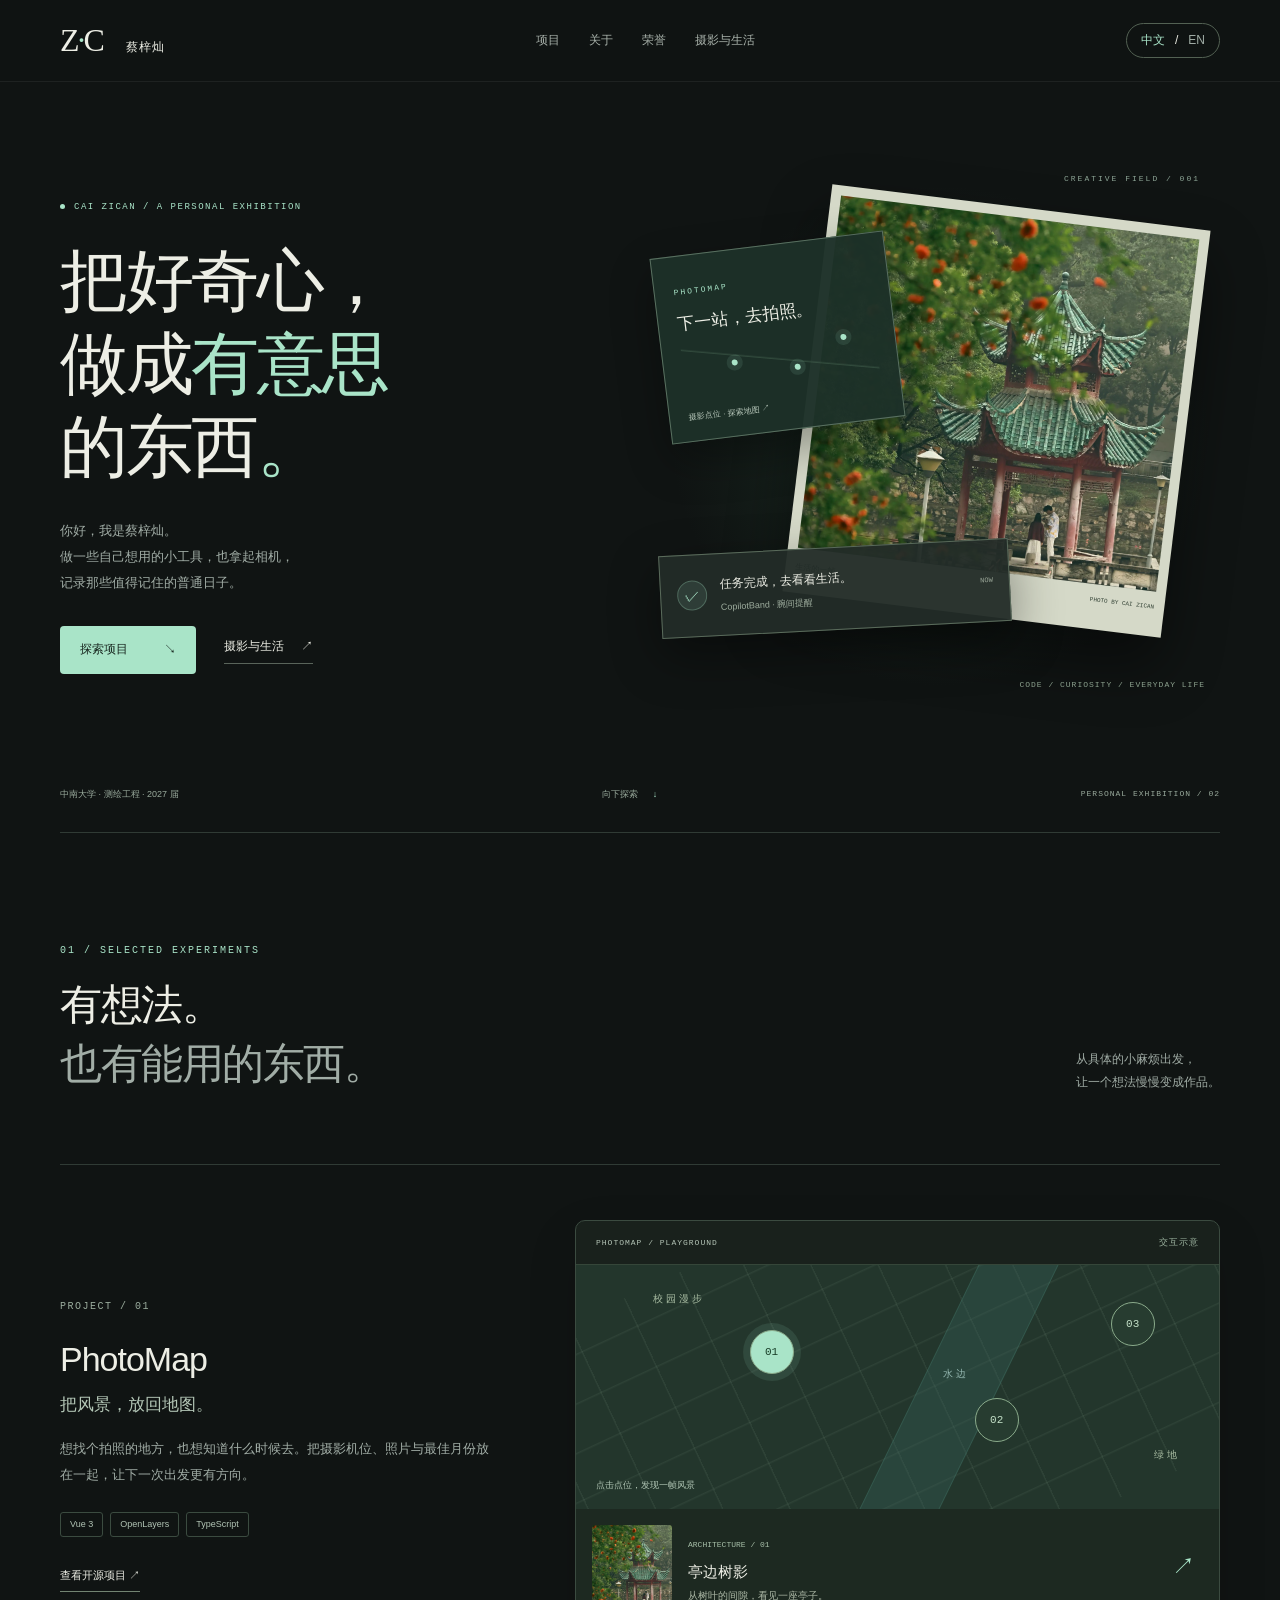
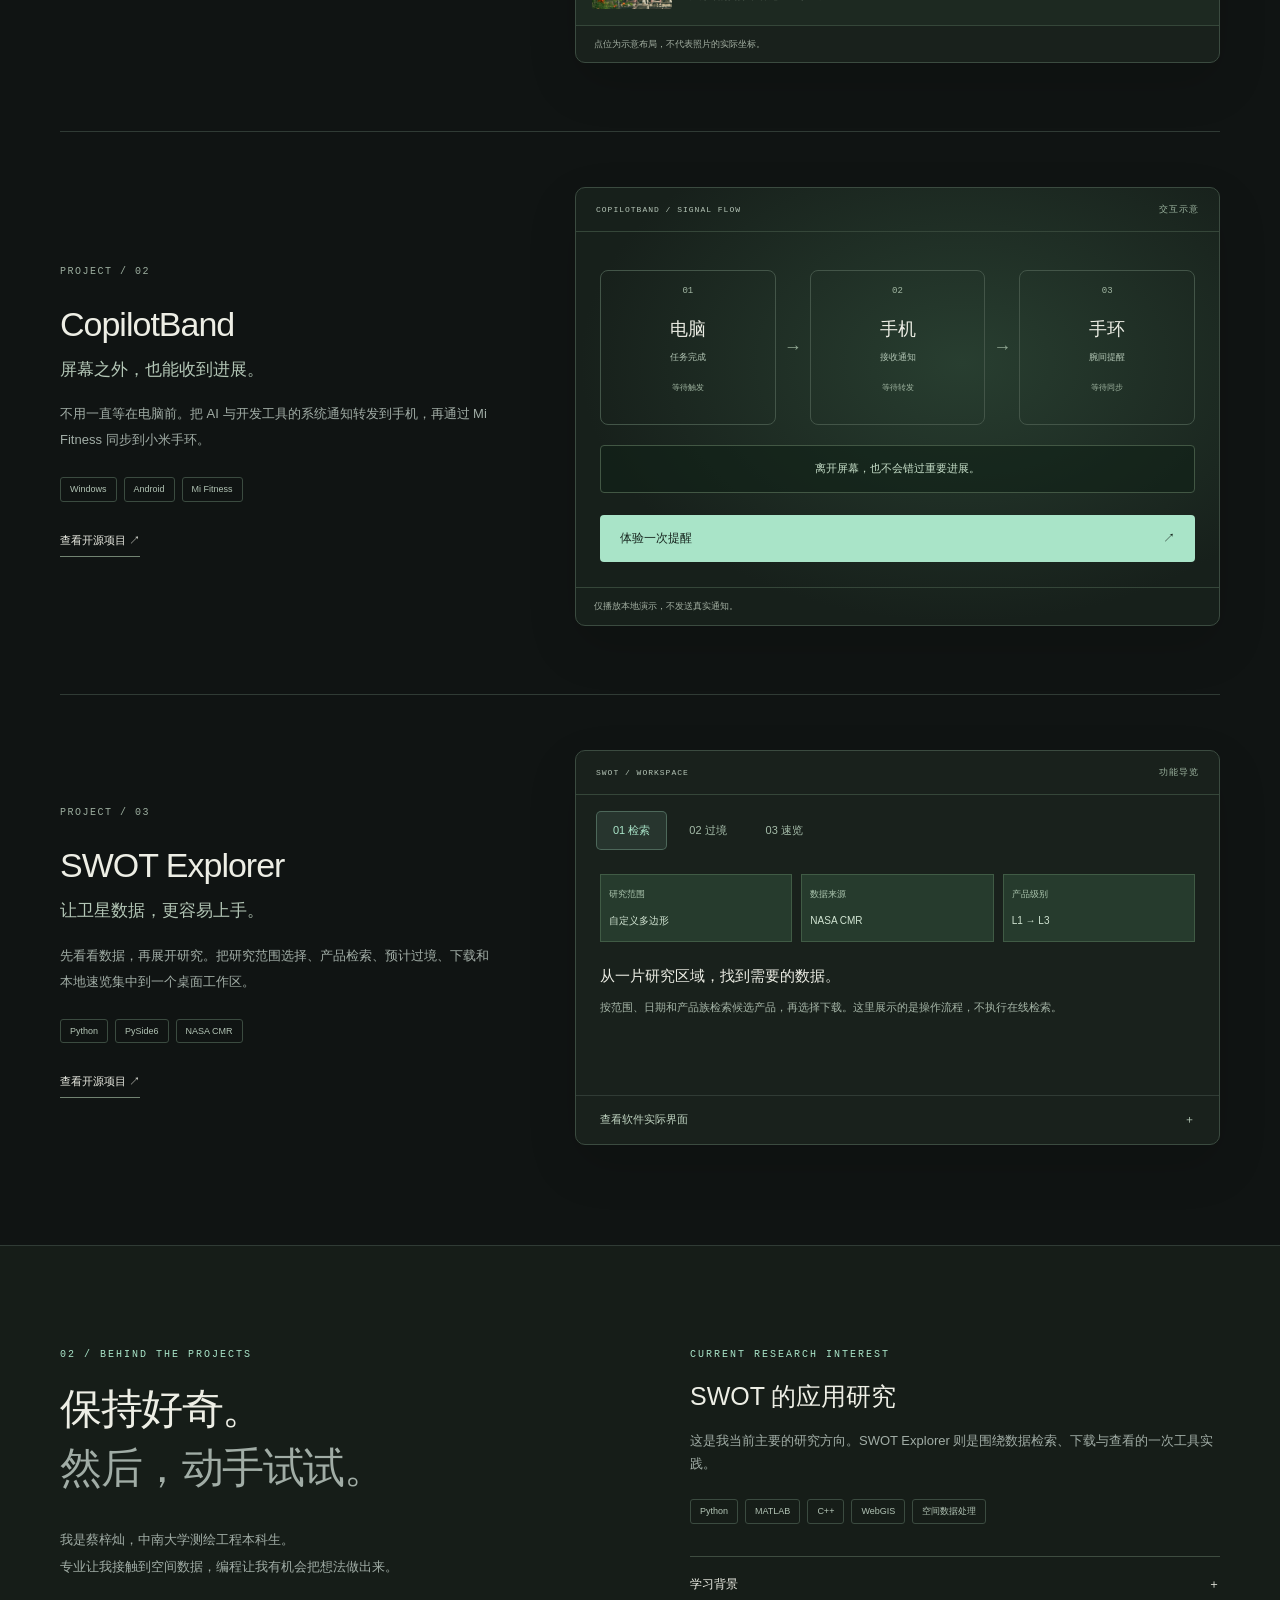
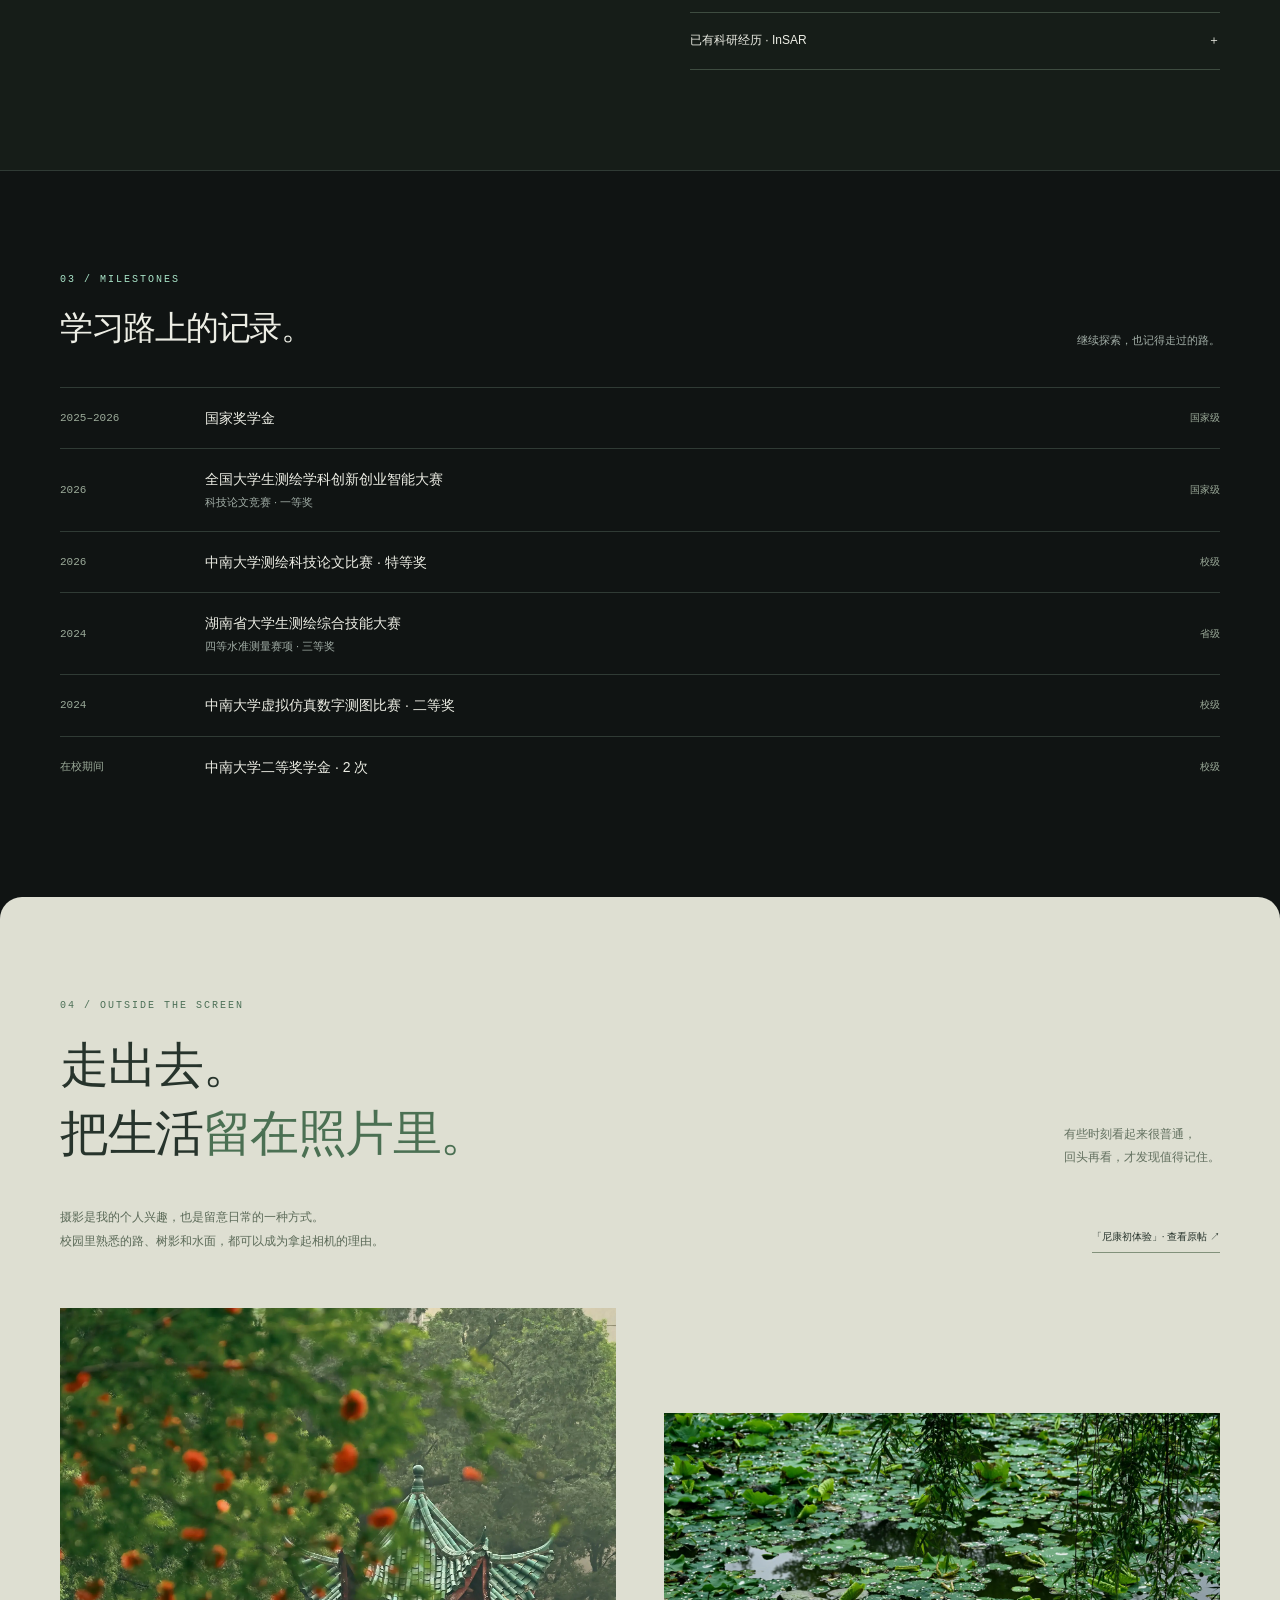
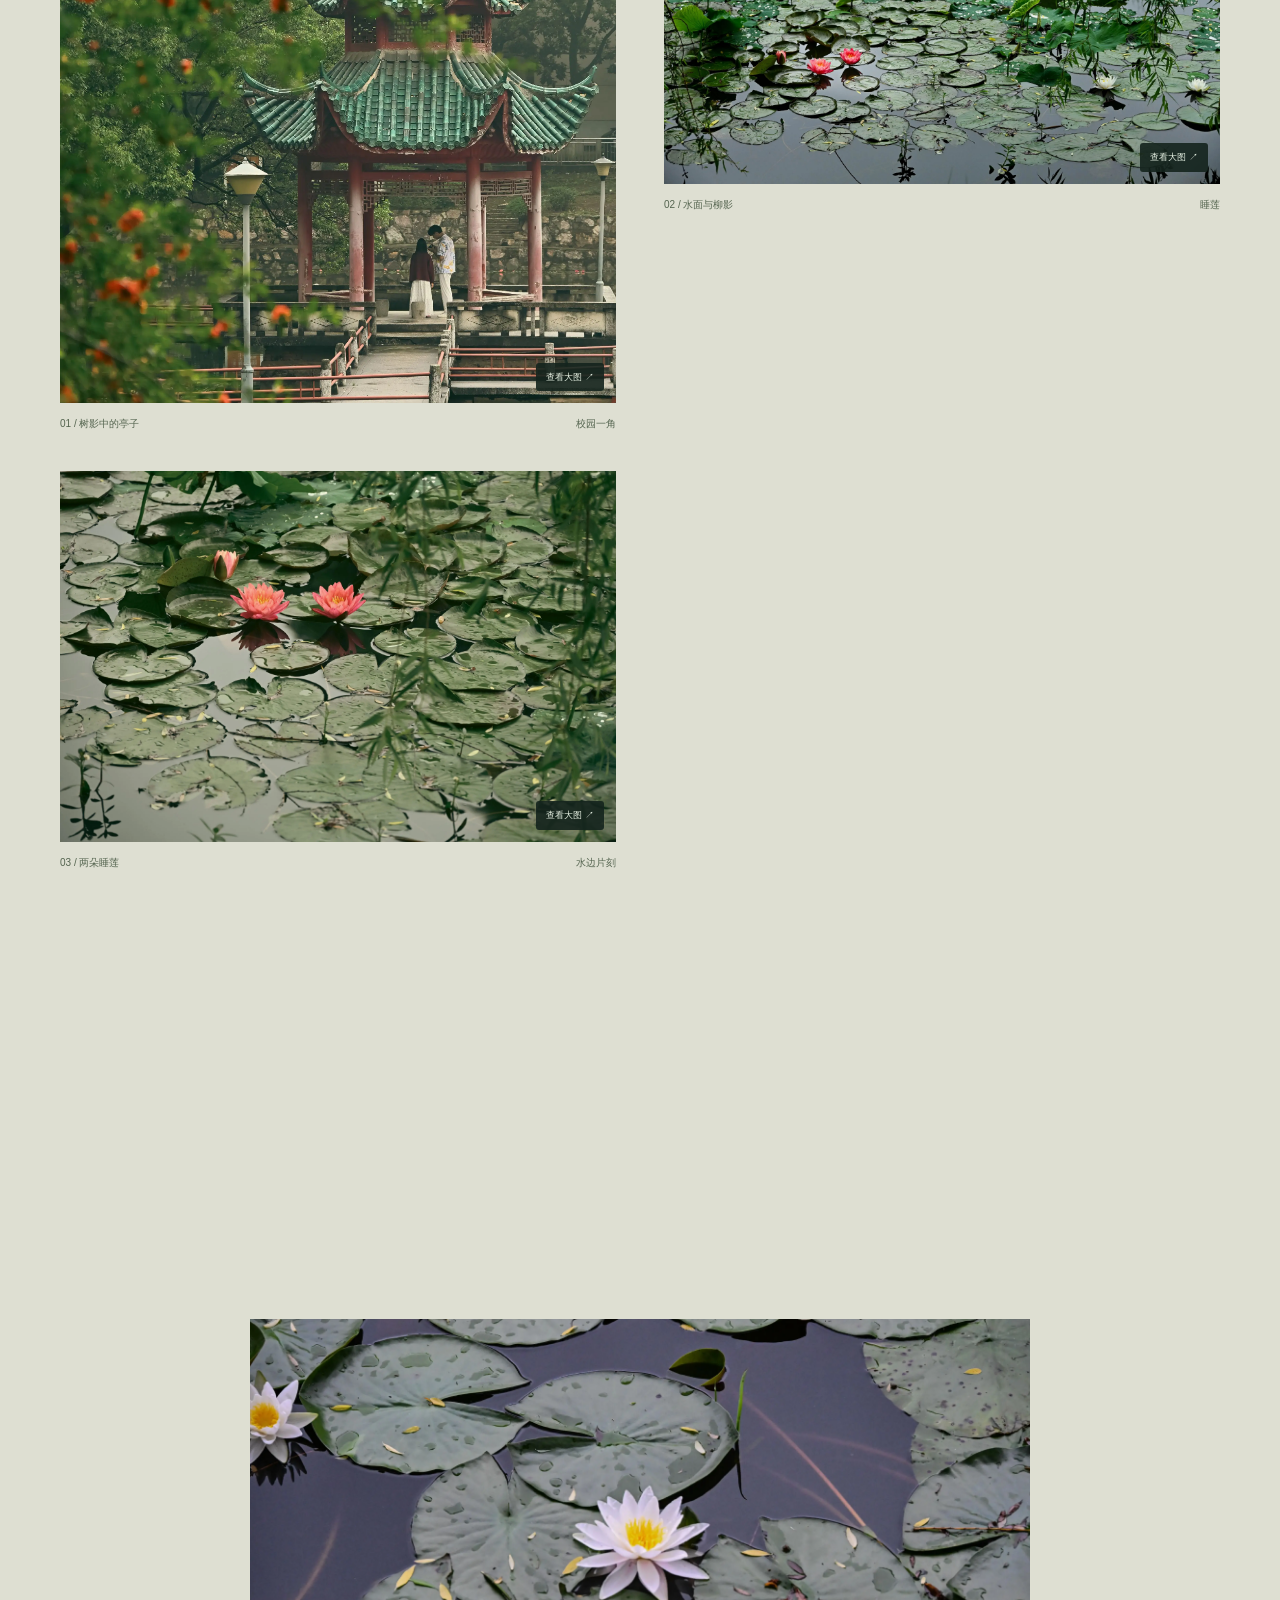
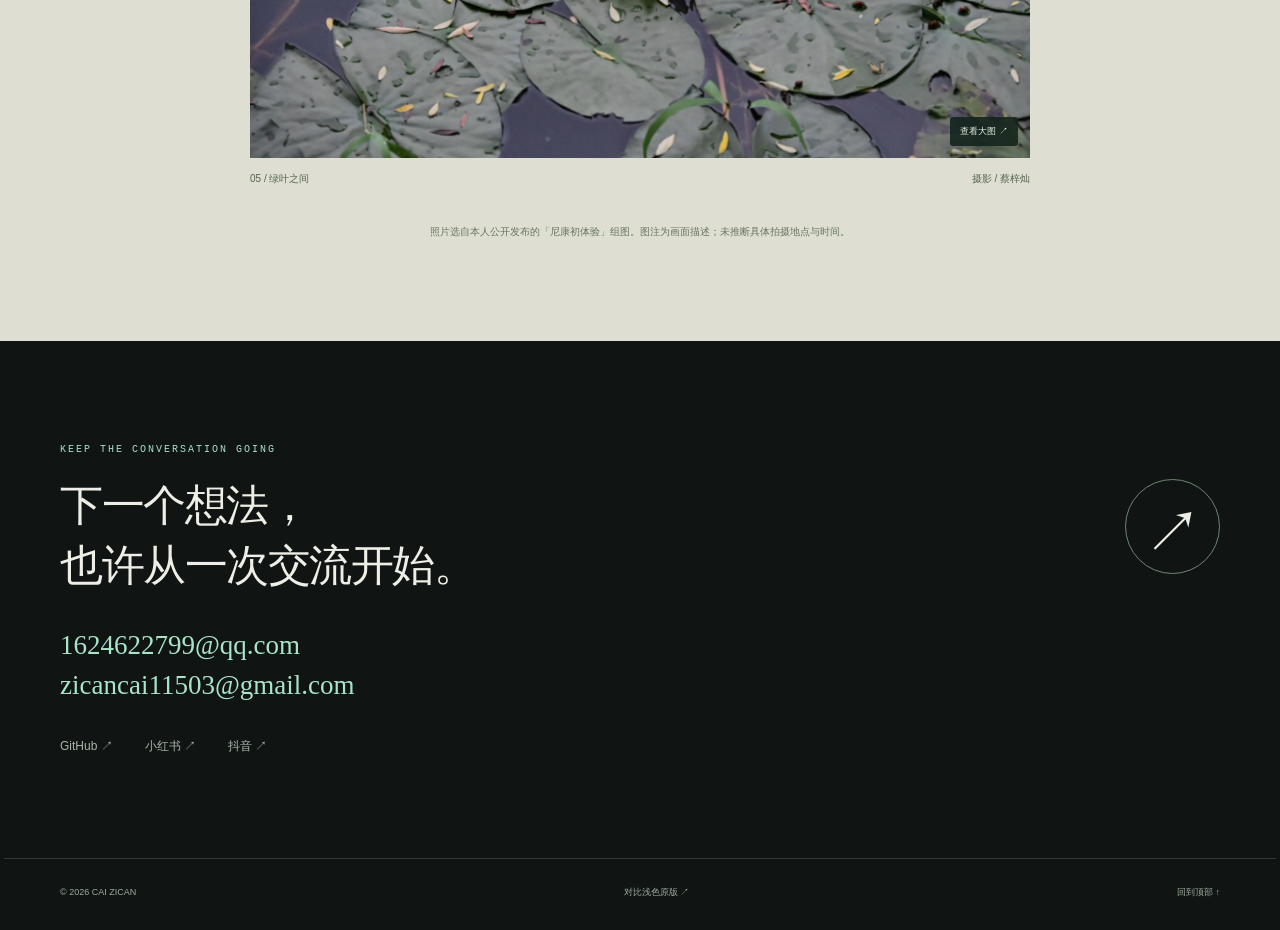
<file: index.html>
<!doctype html>
<html lang="zh-CN">
<head>
<meta charset="utf-8"><meta name="viewport" content="width=device-width,initial-scale=1">
<title>蔡梓灿 · 好奇心的展厅</title><meta name="description" content="蔡梓灿的个人展厅：小工具与开源项目、SWOT 应用研究，以及摄影与生活记录。">
<meta name="theme-color" content="#101413"><link rel="icon" href="favicon.svg"><link rel="stylesheet" href="exhibition.css"><script src="exhibition.js" defer></script>
<link rel="alternate" hreflang="zh-CN" href="https://cai-zican.github.io/"><link rel="alternate" hreflang="en" href="https://cai-zican.github.io/en.html"></head>
<body>
<a class="skip" href="#main">跳至正文</a><div class="reading-progress" aria-hidden="true"></div>
<header class="site-header"><a class="brand" href="#home" aria-label="蔡梓灿，回到首页">Z<span>·</span>C <small>蔡梓灿</small></a><nav aria-label="章节导航"><a href="#projects">项目</a><a href="#about">关于</a><a href="#honors">荣誉</a><a href="#life">摄影与生活</a></nav><div class="language-switch" aria-label="Language"><a href="index.html" lang="zh-CN" aria-current="page">中文</a><span aria-hidden="true">/</span><a href="en.html" lang="en" hreflang="en">EN</a></div></header>
<main id="main">
<section class="hero shell" id="home"><div class="hero-copy"><p class="eyebrow"><span class="dot"></span> CAI ZICAN / A PERSONAL EXHIBITION</p><h1>把好奇心，<br>做成<span class="italic">有意思</span><br>的东西<span class="mint">。</span></h1><p class="intro">你好，我是蔡梓灿。<br>做一些自己想用的小工具，也拿起相机，<br>记录那些值得记住的普通日子。</p><div class="actions"><a class="button solid" href="#projects">探索项目 <span>↘</span></a><a class="quiet-link" href="#life">摄影与生活 <span>↗</span></a></div></div>
<div class="hero-stage" aria-label="项目与摄影的分层展示"><div class="stage-coordinate mono">CREATIVE FIELD / 001</div><figure class="hero-photo" data-depth="1"><img src="photo-1.webp" alt="绿树与红花掩映中的亭子" width="2160" height="2766" fetchpriority="high"><figcaption><span>生活的一帧</span><span>PHOTO BY CAI ZICAN</span></figcaption></figure><a href="#photomap" class="floating-map" data-depth="-.7"><span class="mono">PHOTOMAP</span><strong>下一站，去拍照。</strong><div class="mini-points" aria-hidden="true"><i></i><i></i><i></i></div><span class="small">摄影点位 · 探索地图 ↗</span></a><a href="#copilotband" class="floating-notification" data-depth=".5"><span class="check">✓</span><span><b>任务完成，去看看生活。</b><small>CopilotBand · 腕间提醒</small></span><span class="mono">NOW</span></a><div class="stage-foot mono">CODE / CURIOSITY / EVERYDAY LIFE</div></div>
<div class="hero-bottom"><span>中南大学 · 测绘工程 · 2027 届</span><span class="scroll-hint">向下探索 <span>↓</span></span><span class="mono">PERSONAL EXHIBITION / 02</span></div></section>
<section class="shell section" id="projects"><div class="section-heading reveal"><div><p class="eyebrow">01 / SELECTED EXPERIMENTS</p><h2>有想法。<br><span class="muted">也有能用的东西。</span></h2></div><p>从具体的小麻烦出发，<br>让一个想法慢慢变成作品。</p></div>
<article class="project reveal" id="photomap"><div class="project-text"><span class="project-no mono">PROJECT / 01</span><h3>PhotoMap<span>把风景，放回地图。</span></h3><p>想找个拍照的地方，也想知道什么时候去。把摄影机位、照片与最佳月份放在一起，让下一次出发更有方向。</p><div class="tags"><span>Vue 3</span><span>OpenLayers</span><span>TypeScript</span></div><a class="repo-link" href="https://github.com/Cai-ZiCan/photomap" target="_blank" rel="noopener noreferrer">查看开源项目 ↗</a></div>
<div class="demo map-demo"><div class="demo-bar"><span>PHOTOMAP / PLAYGROUND</span><span class="demo-label">交互示意</span></div><div class="map-field"><div class="map-grid" aria-hidden="true"></div><span class="map-water" aria-hidden="true"></span><span class="map-area area-a">校园漫步</span><span class="map-area area-b">水边</span><span class="map-area area-c">绿地</span><div class="map-controls" role="group" aria-label="选择示意摄影点位"><button class="map-pin pin-a" data-place="0" aria-pressed="true" aria-label="查看亭边树影">01</button><button class="map-pin pin-b" data-place="1" aria-pressed="false" aria-label="查看水面睡莲">02</button><button class="map-pin pin-c" data-place="2" aria-pressed="false" aria-label="查看柳影之间">03</button></div><span class="map-instruction">点击点位，发现一帧风景</span></div><div class="place-card"><img id="place-image" src="photo-1.webp" alt="亭子与树影" width="2160" height="2766" loading="lazy"><div aria-live="polite"><span class="mono" id="place-kind">ARCHITECTURE / 01</span><h4 id="place-title">亭边树影</h4><p id="place-description">从树叶的间隙，看见一座亭子。</p></div><a href="#life" aria-label="前往摄影画廊">↗</a></div><p class="demo-note">点位为示意布局，不代表照片的实际坐标。</p></div></article>
<article class="project reveal" id="copilotband"><div class="project-text"><span class="project-no mono">PROJECT / 02</span><h3>CopilotBand<span>屏幕之外，也能收到进展。</span></h3><p>不用一直等在电脑前。把 AI 与开发工具的系统通知转发到手机，再通过 Mi Fitness 同步到小米手环。</p><div class="tags"><span>Windows</span><span>Android</span><span>Mi Fitness</span></div><a class="repo-link" href="https://github.com/Cai-ZiCan/CopilotBand" target="_blank" rel="noopener noreferrer">查看开源项目 ↗</a></div>
<div class="demo notification-demo"><div class="demo-bar"><span>COPILOTBAND / SIGNAL FLOW</span><span class="demo-label">交互示意</span></div><div class="signal-flow"><div class="device" data-step="0"><span class="device-number mono">01</span><strong>电脑</strong><small>任务完成</small><span class="device-status">等待触发</span></div><span class="connector" aria-hidden="true">→</span><div class="device" data-step="1"><span class="device-number mono">02</span><strong>手机</strong><small>接收通知</small><span class="device-status">等待转发</span></div><span class="connector" aria-hidden="true">→</span><div class="device" data-step="2"><span class="device-number mono">03</span><strong>手环</strong><small>腕间提醒</small><span class="device-status">等待同步</span></div></div><div class="notification-message" role="status" id="notification-status">离开屏幕，也不会错过重要进展。</div><button id="notify-button" class="button solid" type="button">体验一次提醒 <span>↗</span></button><p class="demo-note">仅播放本地演示，不发送真实通知。</p></div></article>
<article class="project reveal" id="swot"><div class="project-text"><span class="project-no mono">PROJECT / 03</span><h3>SWOT Explorer<span>让卫星数据，更容易上手。</span></h3><p>先看看数据，再展开研究。把研究范围选择、产品检索、预计过境、下载和本地速览集中到一个桌面工作区。</p><div class="tags"><span>Python</span><span>PySide6</span><span>NASA CMR</span></div><a class="repo-link" href="https://github.com/Cai-ZiCan/SWOT_Explorer" target="_blank" rel="noopener noreferrer">查看开源项目 ↗</a></div>
<div class="demo swot-demo"><div class="demo-bar"><span>SWOT / WORKSPACE</span><span class="demo-label">功能导览</span></div><div class="swot-tabs" role="tablist" aria-label="SWOT 功能演示"><button type="button" role="tab" id="tab-search" aria-controls="panel-search" aria-selected="true">01 检索</button><button type="button" role="tab" id="tab-orbit" aria-controls="panel-orbit" aria-selected="false" tabindex="-1">02 过境</button><button type="button" role="tab" id="tab-preview" aria-controls="panel-preview" aria-selected="false" tabindex="-1">03 速览</button></div><div class="swot-panels"><div class="swot-panel" role="tabpanel" id="panel-search" aria-labelledby="tab-search" tabindex="0"><div class="query-preview"><span>研究范围 <b>自定义多边形</b></span><span>数据来源 <b>NASA CMR</b></span><span>产品级别 <b>L1 → L3</b></span></div><h4>从一片研究区域，找到需要的数据。</h4><p>按范围、日期和产品族检索候选产品，再选择下载。这里展示的是操作流程，不执行在线检索。</p></div><div class="swot-panel" role="tabpanel" id="panel-orbit" aria-labelledby="tab-orbit" tabindex="0" hidden><div class="orbit-preview"><span>研究范围</span><span class="orbit-line"></span><span>参考轨道</span></div><h4>知道何时经过，也知道预测的边界。</h4><p>结合参考轨道查看预计过境，支持 Cycle / Pass 与时间信息。几何覆盖不保证获得有效观测。</p></div><div class="swot-panel" role="tabpanel" id="panel-preview" aria-labelledby="tab-preview" tabindex="0" hidden><div class="quality-preview"><span>变量选择</span><span>质量筛选</span><span>GIS 导出</span></div><h4>先读懂数据，再进入分析。</h4><p>速览本地产品，调整变量、质量等级和色带，按产品类型导出数据。L1B HR SLC 显示不代表逐像元地理编码。</p></div></div><details class="software-shot"><summary>查看软件实际界面 <span>＋</span></summary><figure><img src="https://raw.githubusercontent.com/Cai-ZiCan/SWOT_Explorer/main/docs/images/swot_data_explorer_main.png" alt="SWOT Explorer 实际软件界面" loading="lazy" width="960" height="640"><figcaption>项目仓库中的实际运行截图 · <a href="https://github.com/Cai-ZiCan/SWOT_Explorer" target="_blank" rel="noopener noreferrer">前往仓库查看 ↗</a></figcaption></figure></details></div></article>
</section>
<section class="about-section section" id="about"><div class="shell about-grid"><div class="reveal"><p class="eyebrow">02 / BEHIND THE PROJECTS</p><h2>保持好奇。<br><span class="muted">然后，动手试试。</span></h2><p class="about-intro">我是蔡梓灿，中南大学测绘工程本科生。<br>专业让我接触到空间数据，编程让我有机会把想法做出来。</p></div><div class="about-info reveal"><p class="eyebrow">CURRENT RESEARCH INTEREST</p><h3>SWOT 的应用研究</h3><p>这是我当前主要的研究方向。SWOT Explorer 则是围绕数据检索、下载与查看的一次工具实践。</p><div class="skills"><span>Python</span><span>MATLAB</span><span>C++</span><span>WebGIS</span><span>空间数据处理</span></div><details><summary>学习背景 <span>＋</span></summary><p>中南大学 · 地球科学与信息物理学院<br>测绘工程本科 · 2023.09—2027.06<br>加权平均 89.38 / 100，专业排名 4 / 50（截至 2026.09）。</p></details><details><summary>已有科研经历 · InSAR <span>＋</span></summary><h4>基于 ICA 的 InSAR 地表三维形变测量</h4><p>2025.04—2026.04 · 指导教师：胡俊 · 论文第二作者。<br>参与 SAR 时序处理与 GNSS 约束的大气改正，独立完成 ICA 分量识别和三维形变重构，并撰写文献综述与结果分析。</p></details></div></div></section>
<section id="honors" class="shell section honors"><div class="section-heading reveal"><div><p class="eyebrow">03 / MILESTONES</p><h2>学习路上的记录。</h2></div><span class="muted small">继续探索，也记得走过的路。</span></div><div class="honor-list">
<div class="honor reveal"><span>2025–2026</span><h3>国家奖学金</h3><span>国家级</span></div><div class="honor reveal"><span>2026</span><h3>全国大学生测绘学科创新创业智能大赛<small>科技论文竞赛 · 一等奖</small></h3><span>国家级</span></div><div class="honor reveal"><span>2026</span><h3>中南大学测绘科技论文比赛 · 特等奖</h3><span>校级</span></div><div class="honor reveal"><span>2024</span><h3>湖南省大学生测绘综合技能大赛<small>四等水准测量赛项 · 三等奖</small></h3><span>省级</span></div><div class="honor reveal"><span>2024</span><h3>中南大学虚拟仿真数字测图比赛 · 二等奖</h3><span>校级</span></div><div class="honor reveal"><span>在校期间</span><h3>中南大学二等奖学金 · 2 次</h3><span>校级</span></div></div></section>
<section id="life" class="section life"><div class="shell"><div class="section-heading reveal"><div><p class="eyebrow">04 / OUTSIDE THE SCREEN</p><h2>走出去。<br>把生活<span class="italic">留在照片里。</span></h2></div><p>有些时刻看起来很普通，<br>回头再看，才发现值得记住。</p></div><div class="gallery-intro reveal"><p>摄影是我的个人兴趣，也是留意日常的一种方式。<br>校园里熟悉的路、树影和水面，都可以成为拿起相机的理由。</p><a class="quiet-link" href="https://www.douyin.com/note/7641916467142757030" target="_blank" rel="noopener noreferrer">「尼康初体验」· 查看原帖 ↗</a></div><div class="gallery">
<figure class="photo-item portrait reveal"><a href="photo-1.webp" class="photo-open" data-photo="0" aria-label="放大照片：树影中的亭子"><img src="photo-1.webp" alt="绿树红花间的亭子" width="2160" height="2766" loading="lazy"><span class="photo-zoom">查看大图 ↗</span></a><figcaption><span>01 / 树影中的亭子</span><span>校园一角</span></figcaption></figure>
<figure class="photo-item landscape reveal"><a href="photo-2.webp" class="photo-open" data-photo="1" aria-label="放大照片：水面与柳影"><img src="photo-2.webp" alt="柳枝垂在铺满睡莲的水面上" width="3240" height="2160" loading="lazy"><span class="photo-zoom">查看大图 ↗</span></a><figcaption><span>02 / 水面与柳影</span><span>睡莲</span></figcaption></figure>
<figure class="photo-item landscape reveal"><a href="photo-3.webp" class="photo-open" data-photo="2" aria-label="放大照片：两朵睡莲"><img src="photo-3.webp" alt="绿叶间的两朵粉色睡莲" width="3240" height="2160" loading="lazy"><span class="photo-zoom">查看大图 ↗</span></a><figcaption><span>03 / 两朵睡莲</span><span>水边片刻</span></figcaption></figure>
<figure class="photo-item portrait reveal"><a href="photo-4.webp" class="photo-open" data-photo="3" aria-label="放大照片：一朵花的倒影"><img src="photo-4.webp" alt="睡莲、柳枝与水面的倒影" width="2160" height="3240" loading="lazy"><span class="photo-zoom">查看大图 ↗</span></a><figcaption><span>04 / 一朵花的倒影</span><span>日常细节</span></figcaption></figure>
<figure class="photo-item wide reveal"><a href="photo-5.webp" class="photo-open" data-photo="4" aria-label="放大照片：绿叶之间"><img src="photo-5.webp" alt="绿色浮叶之间盛开的浅色睡莲" width="3240" height="2160" loading="lazy"><span class="photo-zoom">查看大图 ↗</span></a><figcaption><span>05 / 绿叶之间</span><span>摄影 / 蔡梓灿</span></figcaption></figure></div><p class="photo-credit">照片选自本人公开发布的「尼康初体验」组图。图注为画面描述；未推断具体拍摄地点与时间。</p></div></section>
<section class="shell contact section" id="contact"><p class="eyebrow">KEEP THE CONVERSATION GOING</p><div class="contact-head"><h2>下一个想法，<br>也许从一次交流开始。</h2><a class="contact-arrow" href="mailto:1624622799@qq.com" aria-label="发送邮件给蔡梓灿">↗</a></div><a class="email" href="mailto:1624622799@qq.com">1624622799@qq.com</a><div><a class="email" style="margin-top:8px" href="mailto:zicancai11503@gmail.com">zicancai11503@gmail.com</a></div><div class="social-links"><a href="https://github.com/Cai-ZiCan" target="_blank" rel="noopener noreferrer">GitHub ↗</a><a href="https://www.xiaohongshu.com/user/profile/64d9bc89000000000100ffc4" target="_blank" rel="noopener noreferrer">小红书 ↗</a><a href="https://www.douyin.com/user/MS4wLjABAAAAgTbsgI4i6gYciEA3skSuDMQubaynMPA5Y8vrwiQyVZCXJk9zfnZtE-lIKfRC1cLz" target="_blank" rel="noopener noreferrer">抖音 ↗</a></div></section>
</main><footer class="shell"><span>© 2026 CAI ZICAN</span><a href="light.html">对比浅色原版 ↗</a><a href="#home">回到顶部 ↑</a></footer>
<dialog id="lightbox" aria-labelledby="lightbox-title"><div class="lightbox-top"><span id="lightbox-count" class="mono"></span><button id="lightbox-close" type="button" aria-label="关闭大图">关闭 ×</button></div><div class="lightbox-image-wrap"><img id="lightbox-image" alt=""><p id="lightbox-error" hidden>图片暂时无法加载，请查看原帖。</p></div><div class="lightbox-bottom"><button id="photo-prev" type="button" aria-label="上一张照片">← 上一张</button><div><h3 id="lightbox-title"></h3><a href="https://www.douyin.com/note/7641916467142757030" target="_blank" rel="noopener noreferrer">原帖出处 ↗</a></div><button id="photo-next" type="button" aria-label="下一张照片">下一张 →</button></div></dialog>
<noscript><style>.swot-panel[hidden]{display:block!important}.swot-tabs,.map-controls,#notify-button{display:none}</style><p class="noscript-note">当前未启用 JavaScript，项目介绍仍可阅读，摄影作品可点击打开原图。</p></noscript>
</body></html>
</file>
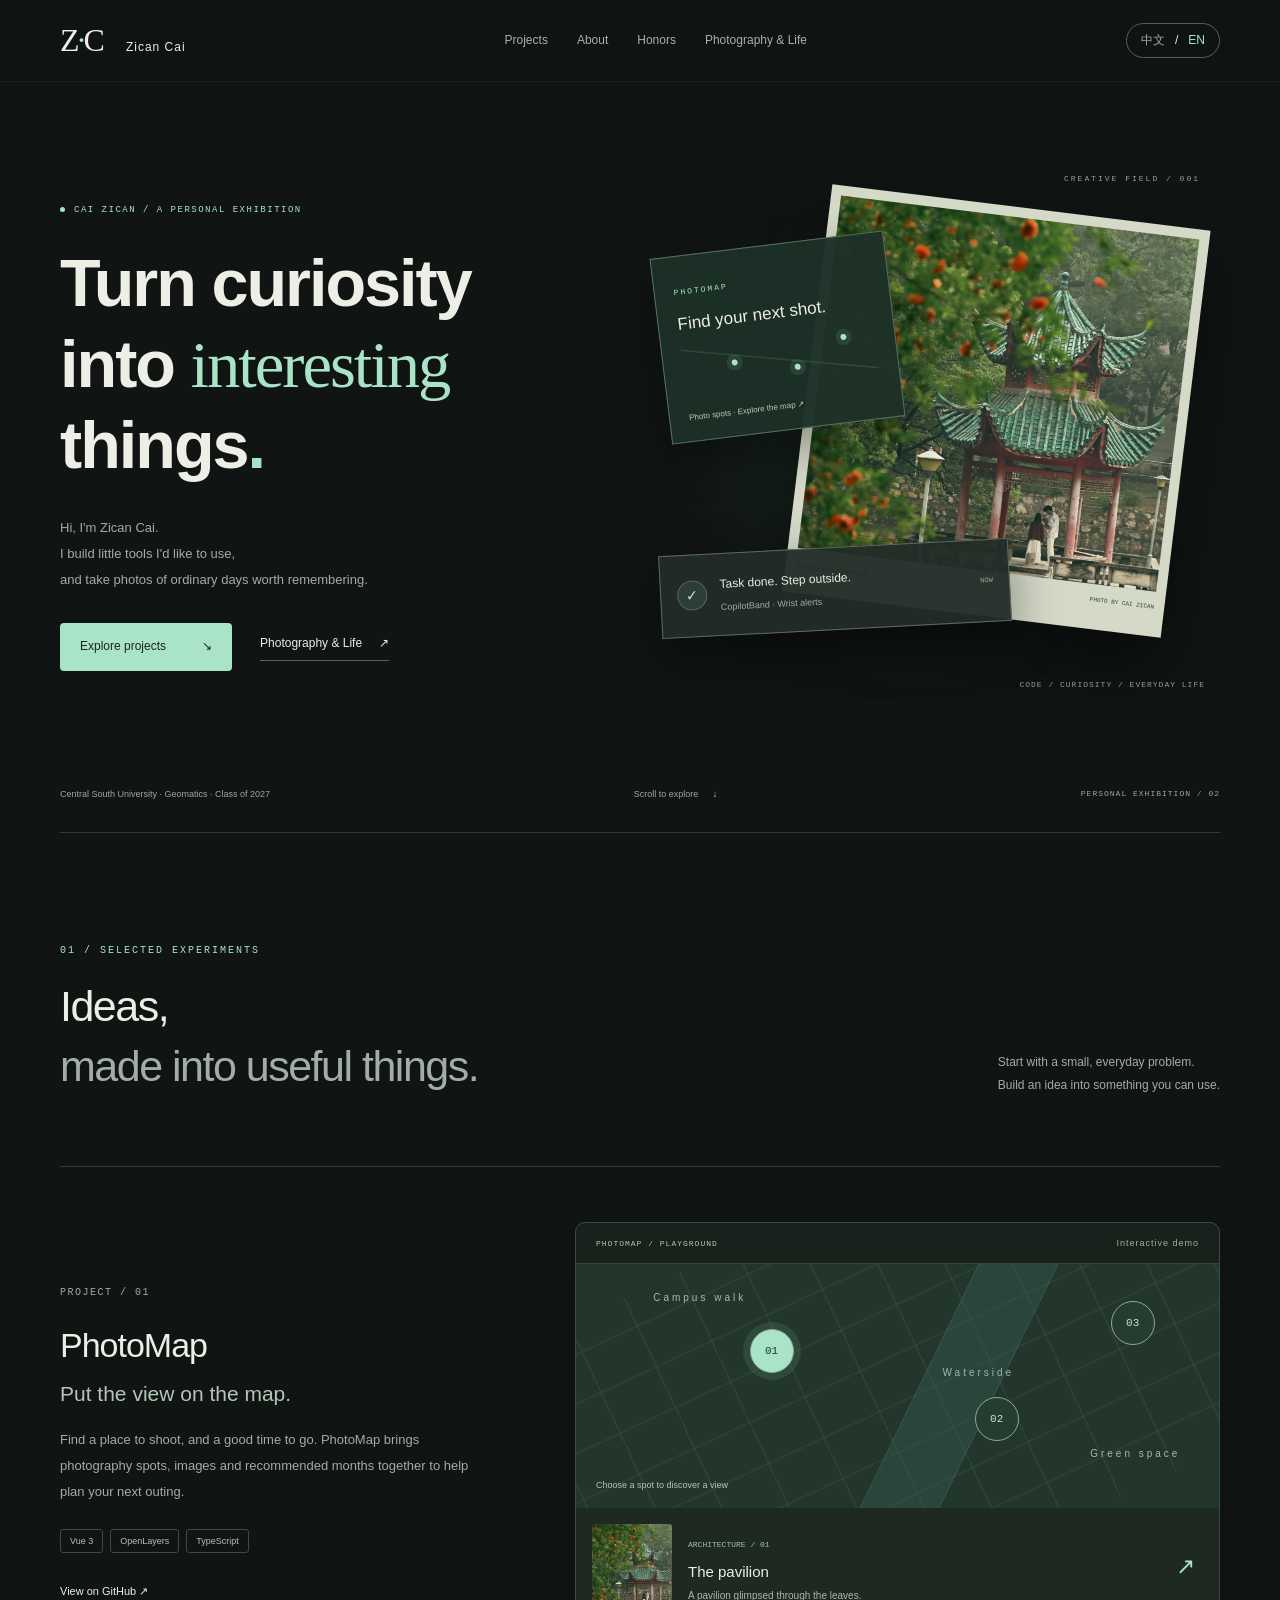
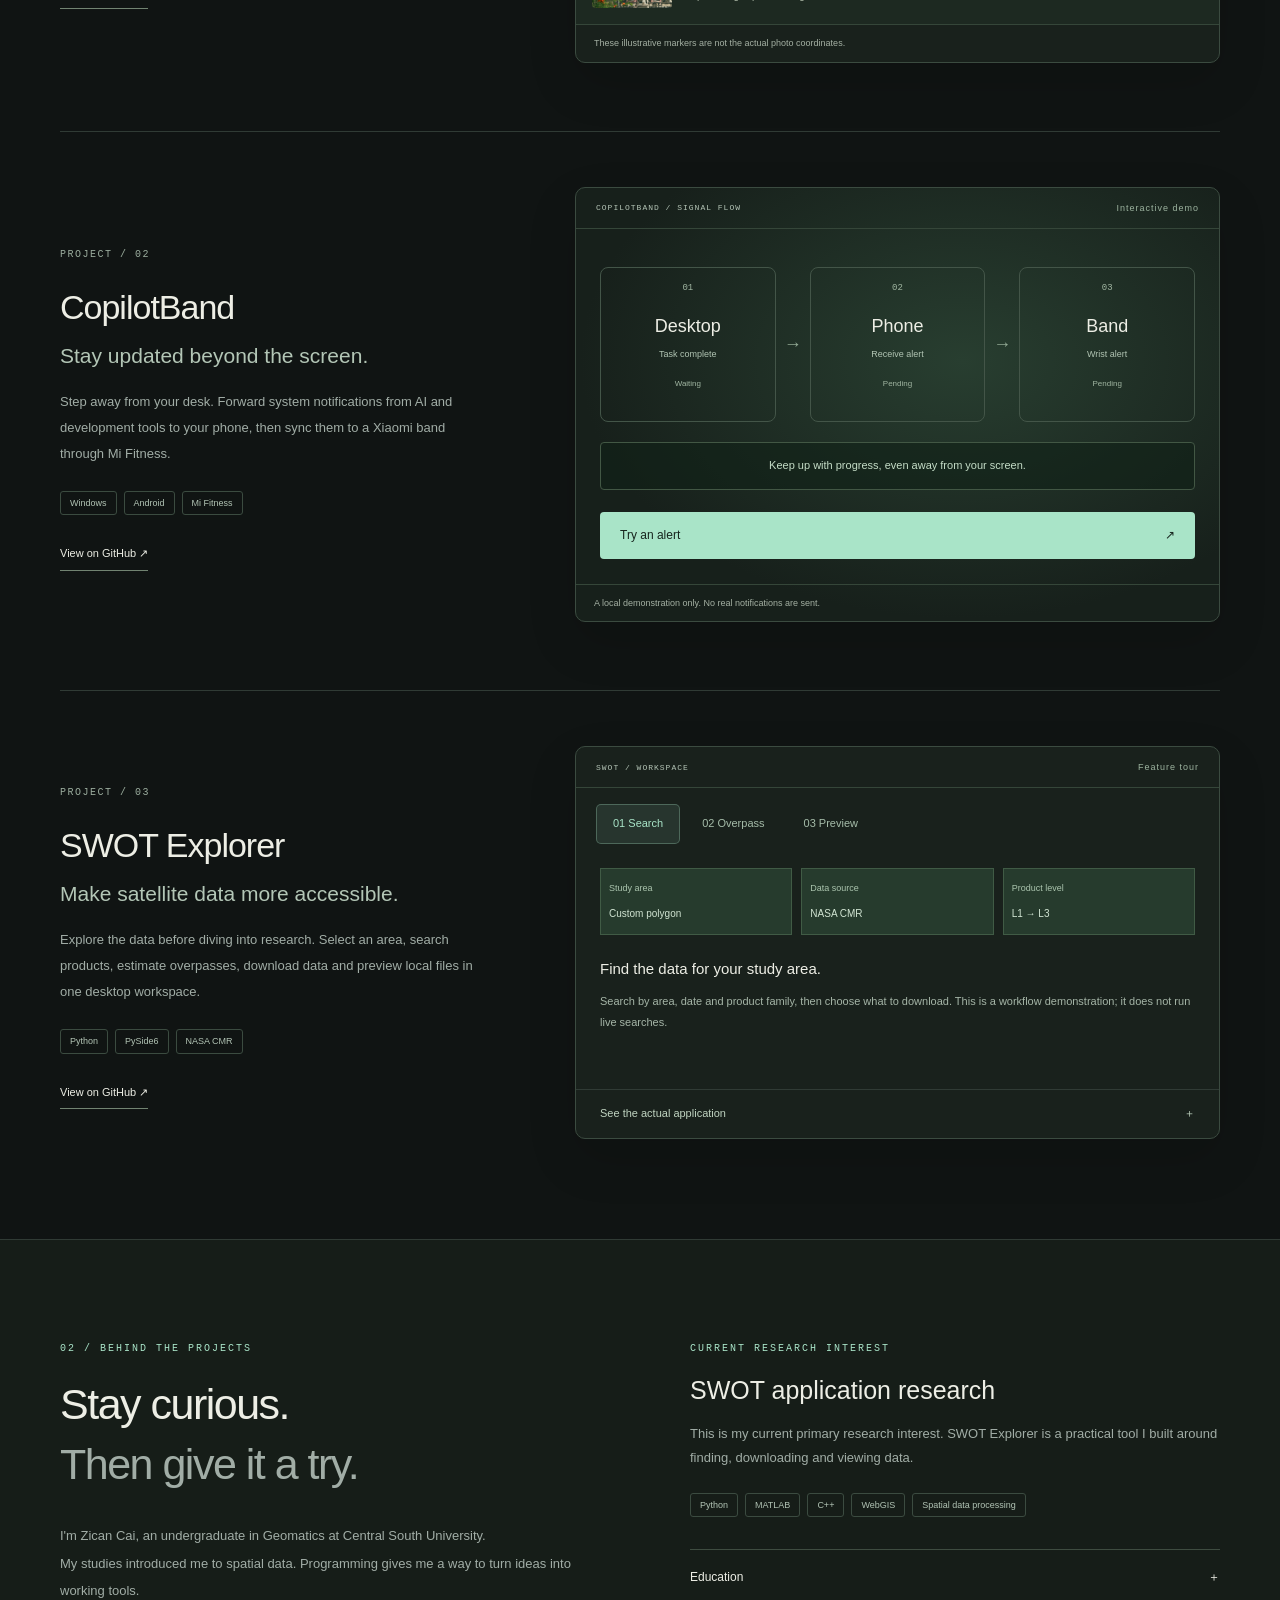
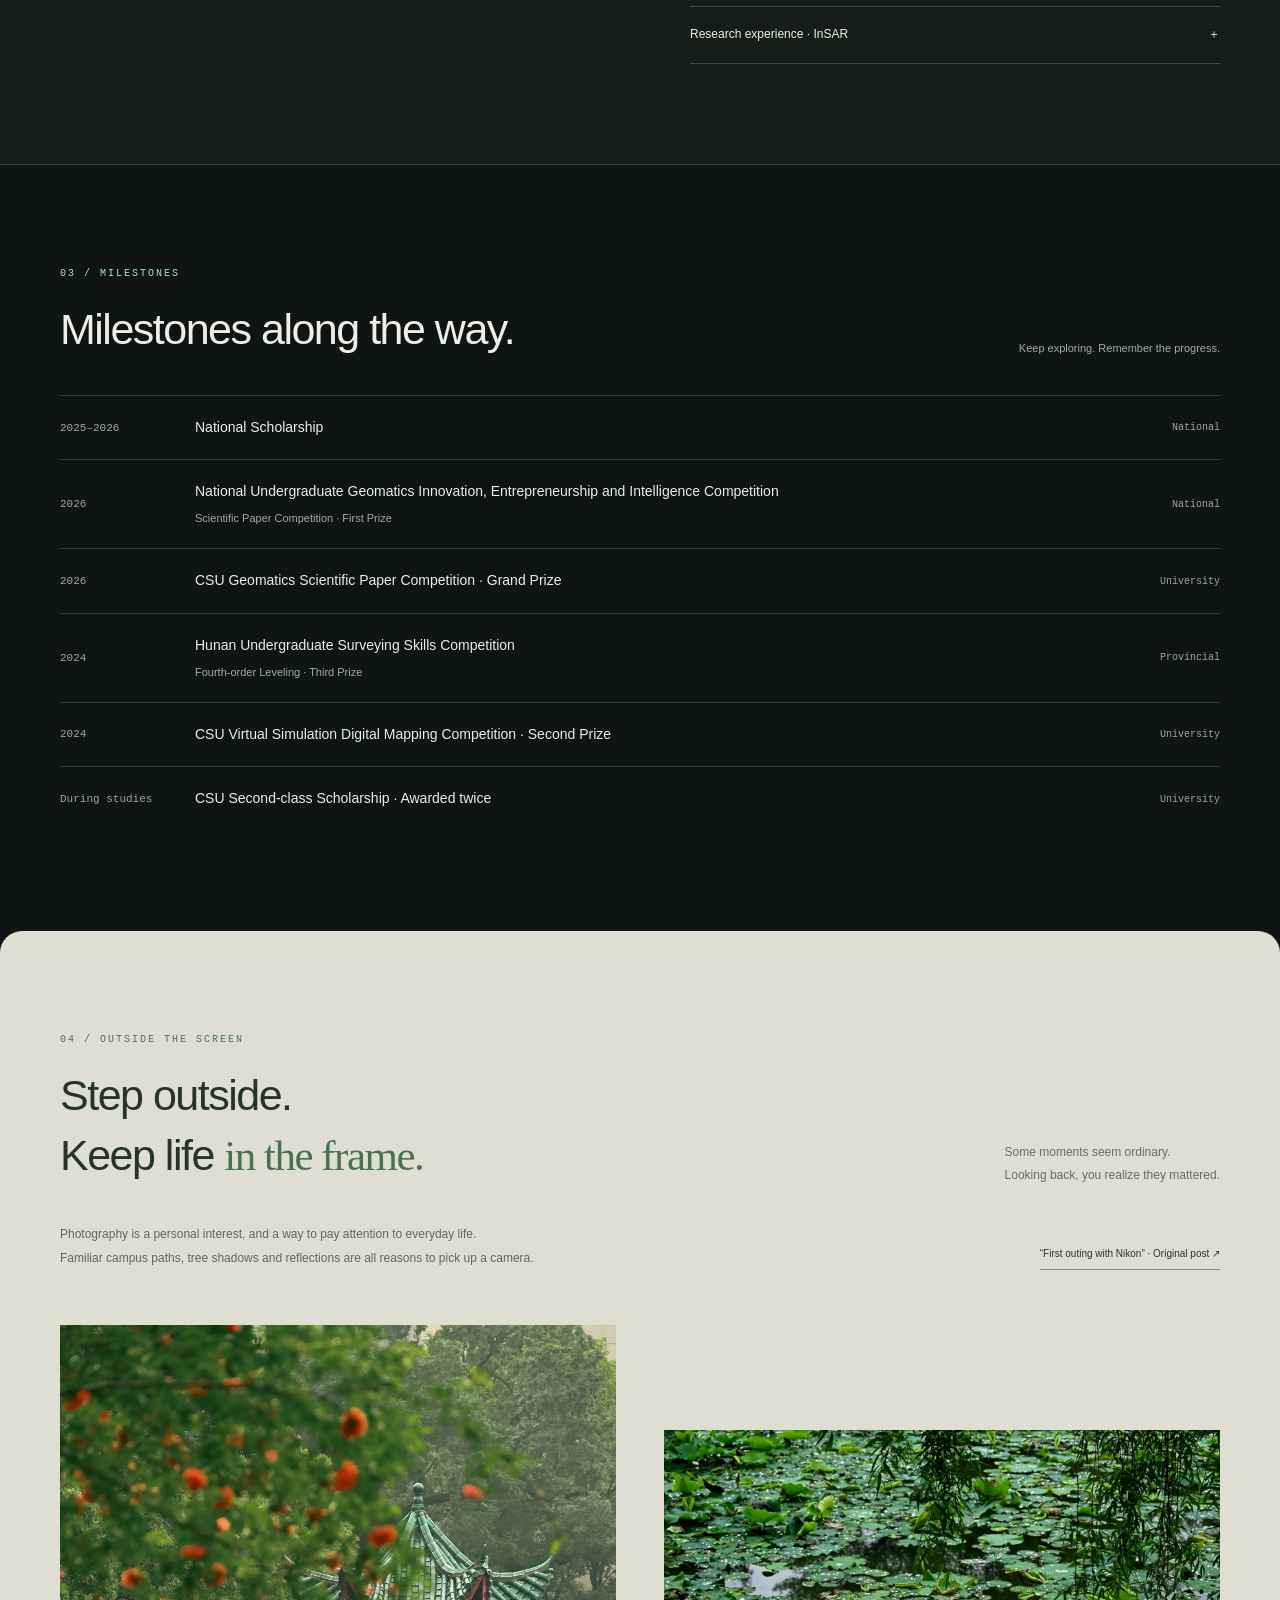
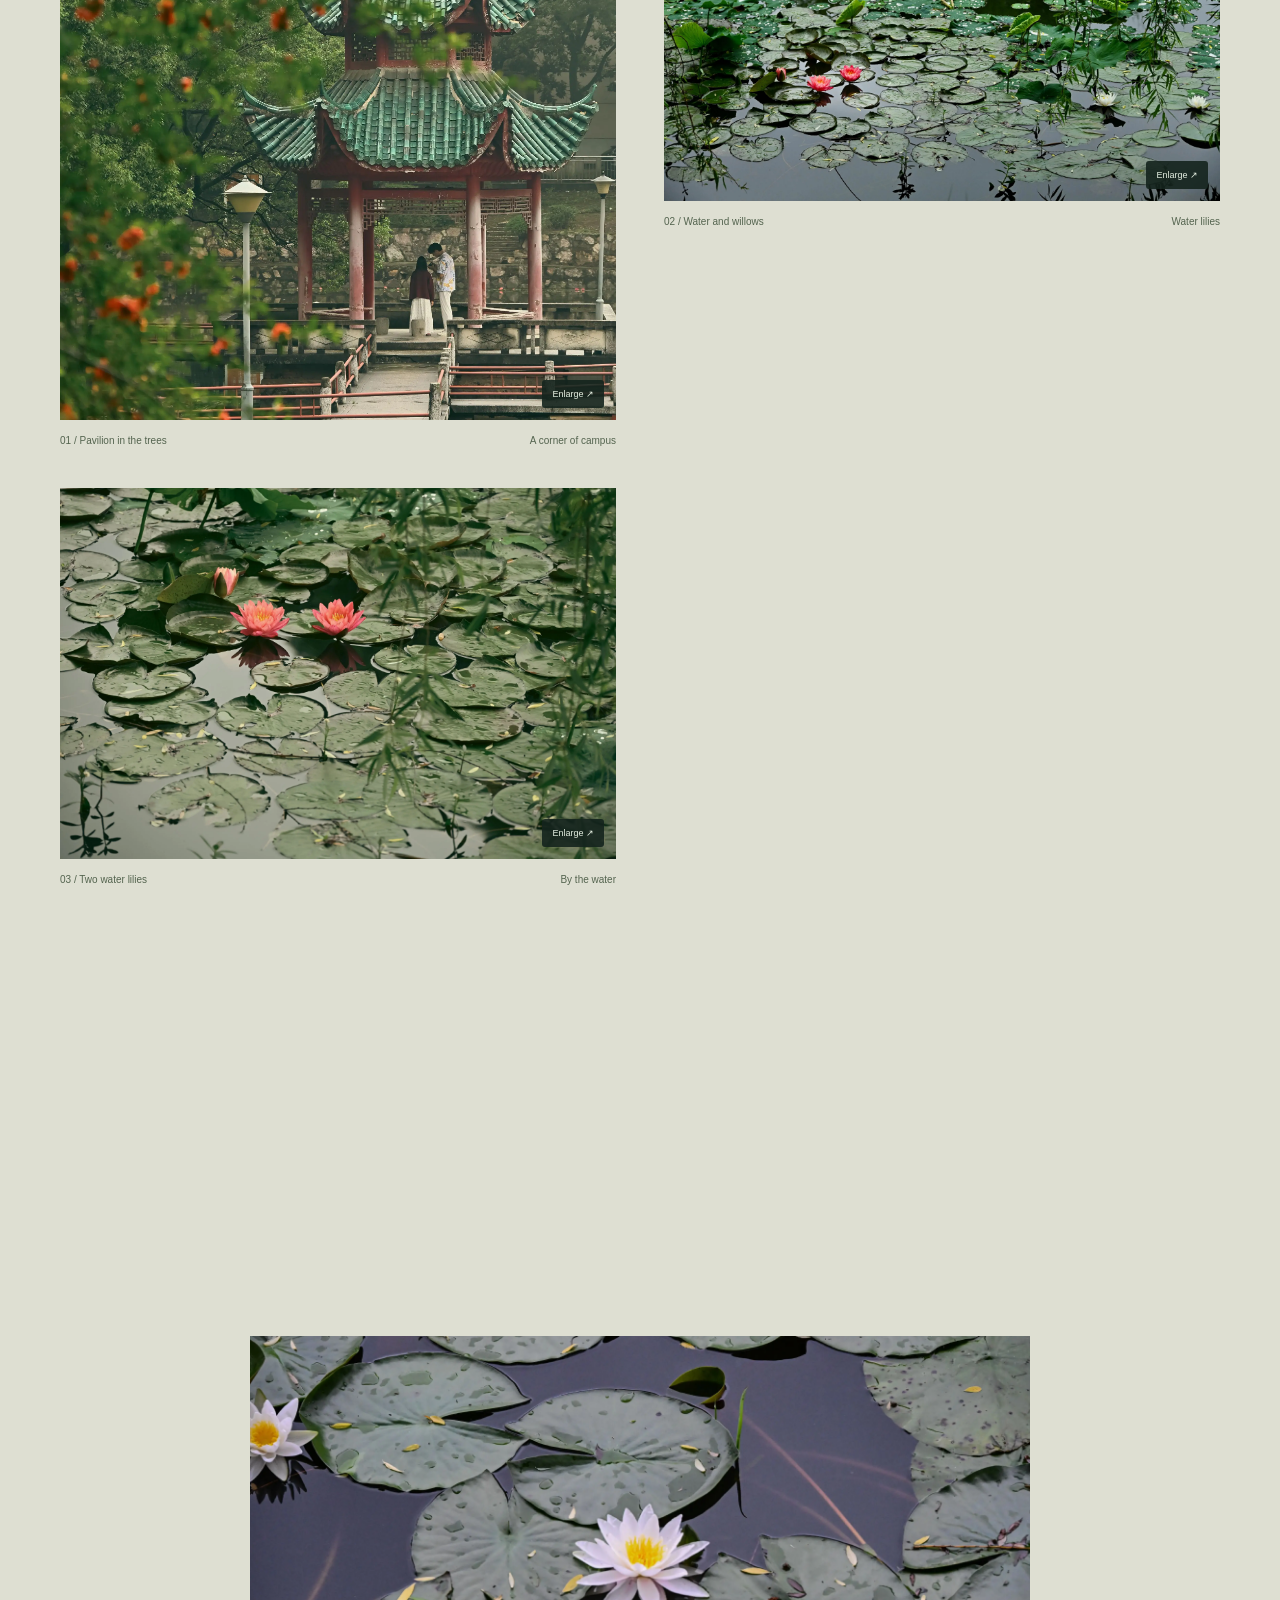
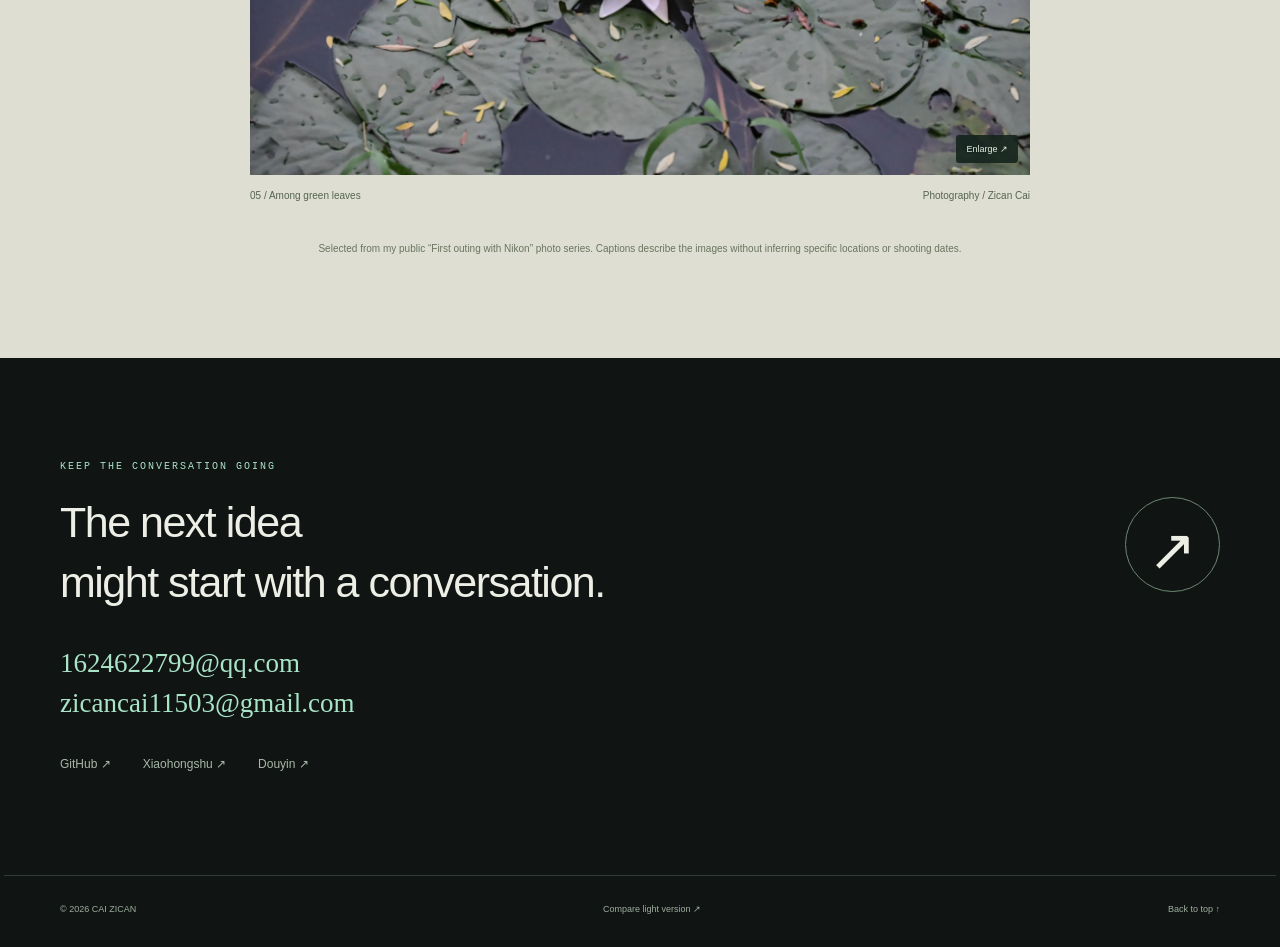
<file: en.html>
<!doctype html>
<html lang="en">
<head>
<meta charset="utf-8"><meta name="viewport" content="width=device-width,initial-scale=1">
<title>Zican Cai · A Place for Curiosity</title><meta name="description" content="Tools, open-source projects, SWOT application research, and everyday photography by Zican Cai.">
<meta name="theme-color" content="#101413"><link rel="icon" href="favicon.svg"><link rel="stylesheet" href="exhibition.css"><script src="exhibition-en.js" defer></script>
<link rel="alternate" hreflang="zh-CN" href="https://cai-zican.github.io/"><link rel="alternate" hreflang="en" href="https://cai-zican.github.io/en.html"></head>
<body>
<a class="skip" href="#main">Skip to content</a><div class="reading-progress" aria-hidden="true"></div>
<header class="site-header"><a class="brand" href="#home" aria-label="Zican Cai, back to home">Z<span>·</span>C <small>Zican Cai</small></a><nav aria-label="Sections"><a href="#projects">Projects</a><a href="#about">About</a><a href="#honors">Honors</a><a href="#life">Photography & Life</a></nav><div class="language-switch" aria-label="Language"><a href="index.html" lang="zh-CN" hreflang="zh-CN">中文</a><span aria-hidden="true">/</span><a href="en.html" lang="en" hreflang="en" aria-current="page">EN</a></div></header>
<main id="main">
<section class="hero shell" id="home"><div class="hero-copy"><p class="eyebrow"><span class="dot"></span> CAI ZICAN / A PERSONAL EXHIBITION</p><h1>Turn curiosity<br>into <span class="italic">interesting</span><br>things<span class="mint">.</span></h1><p class="intro">Hi, I'm Zican Cai.<br>I build little tools I'd like to use,<br>and take photos of ordinary days worth remembering.</p><div class="actions"><a class="button solid" href="#projects">Explore projects <span>↘</span></a><a class="quiet-link" href="#life">Photography & Life <span>↗</span></a></div></div>
<div class="hero-stage" aria-label="A layered display of projects and photography"><div class="stage-coordinate mono">CREATIVE FIELD / 001</div><figure class="hero-photo" data-depth="1"><img src="photo-1.webp" alt="A pavilion framed by green trees and red flowers" width="2160" height="2766" fetchpriority="high"><figcaption><span>A frame of everyday life</span><span>PHOTO BY CAI ZICAN</span></figcaption></figure><a href="#photomap" class="floating-map" data-depth="-.7"><span class="mono">PHOTOMAP</span><strong>Find your next shot.</strong><div class="mini-points" aria-hidden="true"><i></i><i></i><i></i></div><span class="small">Photo spots · Explore the map ↗</span></a><a href="#copilotband" class="floating-notification" data-depth=".5"><span class="check">✓</span><span><b>Task done. Step outside.</b><small>CopilotBand · Wrist alerts</small></span><span class="mono">NOW</span></a><div class="stage-foot mono">CODE / CURIOSITY / EVERYDAY LIFE</div></div>
<div class="hero-bottom"><span>Central South University · Geomatics · Class of 2027</span><span class="scroll-hint">Scroll to explore <span>↓</span></span><span class="mono">PERSONAL EXHIBITION / 02</span></div></section>
<section class="shell section" id="projects"><div class="section-heading reveal"><div><p class="eyebrow">01 / SELECTED EXPERIMENTS</p><h2>Ideas,<br><span class="muted">made into useful things.</span></h2></div><p>Start with a small, everyday problem.<br>Build an idea into something you can use.</p></div>
<article class="project reveal" id="photomap"><div class="project-text"><span class="project-no mono">PROJECT / 01</span><h3>PhotoMap<span>Put the view on the map.</span></h3><p>Find a place to shoot, and a good time to go. PhotoMap brings photography spots, images and recommended months together to help plan your next outing.</p><div class="tags"><span>Vue 3</span><span>OpenLayers</span><span>TypeScript</span></div><a class="repo-link" href="https://github.com/Cai-ZiCan/photomap" target="_blank" rel="noopener noreferrer">View on GitHub ↗</a></div>
<div class="demo map-demo"><div class="demo-bar"><span>PHOTOMAP / PLAYGROUND</span><span class="demo-label">Interactive demo</span></div><div class="map-field"><div class="map-grid" aria-hidden="true"></div><span class="map-water" aria-hidden="true"></span><span class="map-area area-a">Campus walk</span><span class="map-area area-b">Waterside</span><span class="map-area area-c">Green space</span><div class="map-controls" role="group" aria-label="Choose a demo photography spot"><button class="map-pin pin-a" data-place="0" aria-pressed="true" aria-label="View the pavilion">01</button><button class="map-pin pin-b" data-place="1" aria-pressed="false" aria-label="View the water lilies">02</button><button class="map-pin pin-c" data-place="2" aria-pressed="false" aria-label="View the willow reflections">03</button></div><span class="map-instruction">Choose a spot to discover a view</span></div><div class="place-card"><img id="place-image" src="photo-1.webp" alt="A pavilion and tree shadows" width="2160" height="2766" loading="lazy"><div aria-live="polite"><span class="mono" id="place-kind">ARCHITECTURE / 01</span><h4 id="place-title">The pavilion</h4><p id="place-description">A pavilion glimpsed through the leaves.</p></div><a href="#life" aria-label="Go to the photo gallery">↗</a></div><p class="demo-note">These illustrative markers are not the actual photo coordinates.</p></div></article>
<article class="project reveal" id="copilotband"><div class="project-text"><span class="project-no mono">PROJECT / 02</span><h3>CopilotBand<span>Stay updated beyond the screen.</span></h3><p>Step away from your desk. Forward system notifications from AI and development tools to your phone, then sync them to a Xiaomi band through Mi Fitness.</p><div class="tags"><span>Windows</span><span>Android</span><span>Mi Fitness</span></div><a class="repo-link" href="https://github.com/Cai-ZiCan/CopilotBand" target="_blank" rel="noopener noreferrer">View on GitHub ↗</a></div>
<div class="demo notification-demo"><div class="demo-bar"><span>COPILOTBAND / SIGNAL FLOW</span><span class="demo-label">Interactive demo</span></div><div class="signal-flow"><div class="device" data-step="0"><span class="device-number mono">01</span><strong>Desktop</strong><small>Task complete</small><span class="device-status">Waiting</span></div><span class="connector" aria-hidden="true">→</span><div class="device" data-step="1"><span class="device-number mono">02</span><strong>Phone</strong><small>Receive alert</small><span class="device-status">Pending</span></div><span class="connector" aria-hidden="true">→</span><div class="device" data-step="2"><span class="device-number mono">03</span><strong>Band</strong><small>Wrist alert</small><span class="device-status">Pending</span></div></div><div class="notification-message" role="status" id="notification-status">Keep up with progress, even away from your screen.</div><button id="notify-button" class="button solid" type="button">Try an alert <span>↗</span></button><p class="demo-note">A local demonstration only. No real notifications are sent.</p></div></article>
<article class="project reveal" id="swot"><div class="project-text"><span class="project-no mono">PROJECT / 03</span><h3>SWOT Explorer<span>Make satellite data more accessible.</span></h3><p>Explore the data before diving into research. Select an area, search products, estimate overpasses, download data and preview local files in one desktop workspace.</p><div class="tags"><span>Python</span><span>PySide6</span><span>NASA CMR</span></div><a class="repo-link" href="https://github.com/Cai-ZiCan/SWOT_Explorer" target="_blank" rel="noopener noreferrer">View on GitHub ↗</a></div>
<div class="demo swot-demo"><div class="demo-bar"><span>SWOT / WORKSPACE</span><span class="demo-label">Feature tour</span></div><div class="swot-tabs" role="tablist" aria-label="SWOT feature demonstration"><button type="button" role="tab" id="tab-search" aria-controls="panel-search" aria-selected="true">01 Search</button><button type="button" role="tab" id="tab-orbit" aria-controls="panel-orbit" aria-selected="false" tabindex="-1">02 Overpass</button><button type="button" role="tab" id="tab-preview" aria-controls="panel-preview" aria-selected="false" tabindex="-1">03 Preview</button></div><div class="swot-panels"><div class="swot-panel" role="tabpanel" id="panel-search" aria-labelledby="tab-search" tabindex="0"><div class="query-preview"><span>Study area <b>Custom polygon</b></span><span>Data source <b>NASA CMR</b></span><span>Product level <b>L1 → L3</b></span></div><h4>Find the data for your study area.</h4><p>Search by area, date and product family, then choose what to download. This is a workflow demonstration; it does not run live searches.</p></div><div class="swot-panel" role="tabpanel" id="panel-orbit" aria-labelledby="tab-orbit" tabindex="0" hidden><div class="orbit-preview"><span>Study area</span><span class="orbit-line"></span><span>Reference orbit</span></div><h4>Estimate the next pass. Know the limits.</h4><p>Estimate overpasses from reference orbits, with cycle, pass and time information. Geometric coverage does not guarantee usable observations.</p></div><div class="swot-panel" role="tabpanel" id="panel-preview" aria-labelledby="tab-preview" tabindex="0" hidden><div class="quality-preview"><span>Variables</span><span>Quality filters</span><span>GIS export</span></div><h4>Understand the data before analysis.</h4><p>Preview local products, adjust variables, quality levels and color scales, and export supported product types. L1B HR SLC previews do not imply per-pixel geocoding.</p></div></div><details class="software-shot"><summary>See the actual application <span>＋</span></summary><figure><img src="https://raw.githubusercontent.com/Cai-ZiCan/SWOT_Explorer/main/docs/images/swot_data_explorer_main.png" alt="Actual SWOT Explorer application interface" loading="lazy" width="960" height="640"><figcaption>Application screenshot from the repository · <a href="https://github.com/Cai-ZiCan/SWOT_Explorer" target="_blank" rel="noopener noreferrer">View repository ↗</a></figcaption></figure></details></div></article>
</section>
<section class="about-section section" id="about"><div class="shell about-grid"><div class="reveal"><p class="eyebrow">02 / BEHIND THE PROJECTS</p><h2>Stay curious.<br><span class="muted">Then give it a try.</span></h2><p class="about-intro">I'm Zican Cai, an undergraduate in Geomatics at Central South University.<br>My studies introduced me to spatial data. Programming gives me a way to turn ideas into working tools.</p></div><div class="about-info reveal"><p class="eyebrow">CURRENT RESEARCH INTEREST</p><h3>SWOT application research</h3><p>This is my current primary research interest. SWOT Explorer is a practical tool I built around finding, downloading and viewing data.</p><div class="skills"><span>Python</span><span>MATLAB</span><span>C++</span><span>WebGIS</span><span>Spatial data processing</span></div><details><summary>Education <span>＋</span></summary><p>Central South University · School of Geosciences and Info-Physics<br>Undergraduate, Geomatics · Sep 2023–Jun 2027<br>Weighted average: 89.38 / 100. Rank: 4 / 50 (as of Sep 2026).</p></details><details><summary>Research experience · InSAR <span>＋</span></summary><h4>ICA-based 3D surface deformation measurement with InSAR</h4><p>Apr 2025–Apr 2026 · Supervisor: Jun Hu · Second author.<br>Contributed to SAR time-series processing and GNSS-constrained atmospheric correction. Independently performed ICA component identification and 3D deformation reconstruction, and wrote the literature review and results analysis.</p></details></div></div></section>
<section id="honors" class="shell section honors"><div class="section-heading reveal"><div><p class="eyebrow">03 / MILESTONES</p><h2>Milestones along the way.</h2></div><span class="muted small">Keep exploring. Remember the progress.</span></div><div class="honor-list">
<div class="honor reveal"><span>2025–2026</span><h3>National Scholarship</h3><span>National</span></div><div class="honor reveal"><span>2026</span><h3>National Undergraduate Geomatics Innovation, Entrepreneurship and Intelligence Competition<small>Scientific Paper Competition · First Prize</small></h3><span>National</span></div><div class="honor reveal"><span>2026</span><h3>CSU Geomatics Scientific Paper Competition · Grand Prize</h3><span>University</span></div><div class="honor reveal"><span>2024</span><h3>Hunan Undergraduate Surveying Skills Competition<small>Fourth-order Leveling · Third Prize</small></h3><span>Provincial</span></div><div class="honor reveal"><span>2024</span><h3>CSU Virtual Simulation Digital Mapping Competition · Second Prize</h3><span>University</span></div><div class="honor reveal"><span>During studies</span><h3>CSU Second-class Scholarship · Awarded twice</h3><span>University</span></div></div></section>
<section id="life" class="section life"><div class="shell"><div class="section-heading reveal"><div><p class="eyebrow">04 / OUTSIDE THE SCREEN</p><h2>Step outside.<br>Keep life <span class="italic">in the frame.</span></h2></div><p>Some moments seem ordinary.<br>Looking back, you realize they mattered.</p></div><div class="gallery-intro reveal"><p>Photography is a personal interest, and a way to pay attention to everyday life.<br>Familiar campus paths, tree shadows and reflections are all reasons to pick up a camera.</p><a class="quiet-link" href="https://www.douyin.com/note/7641916467142757030" target="_blank" rel="noopener noreferrer">“First outing with Nikon” · Original post ↗</a></div><div class="gallery">
<figure class="photo-item portrait reveal"><a href="photo-1.webp" class="photo-open" data-photo="0" aria-label="Enlarge photo: Pavilion in the trees"><img src="photo-1.webp" alt="A pavilion among green trees and red flowers" width="2160" height="2766" loading="lazy"><span class="photo-zoom">Enlarge ↗</span></a><figcaption><span>01 / Pavilion in the trees</span><span>A corner of campus</span></figcaption></figure>
<figure class="photo-item landscape reveal"><a href="photo-2.webp" class="photo-open" data-photo="1" aria-label="Enlarge photo: Water and willows"><img src="photo-2.webp" alt="Willow branches above a pond of water lilies" width="3240" height="2160" loading="lazy"><span class="photo-zoom">Enlarge ↗</span></a><figcaption><span>02 / Water and willows</span><span>Water lilies</span></figcaption></figure>
<figure class="photo-item landscape reveal"><a href="photo-3.webp" class="photo-open" data-photo="2" aria-label="Enlarge photo: Two water lilies"><img src="photo-3.webp" alt="Two pink water lilies among green leaves" width="3240" height="2160" loading="lazy"><span class="photo-zoom">Enlarge ↗</span></a><figcaption><span>03 / Two water lilies</span><span>By the water</span></figcaption></figure>
<figure class="photo-item portrait reveal"><a href="photo-4.webp" class="photo-open" data-photo="3" aria-label="Enlarge photo: A flower's reflection"><img src="photo-4.webp" alt="A water lily, willow branches and reflections" width="2160" height="3240" loading="lazy"><span class="photo-zoom">Enlarge ↗</span></a><figcaption><span>04 / A flower's reflection</span><span>Everyday details</span></figcaption></figure>
<figure class="photo-item wide reveal"><a href="photo-5.webp" class="photo-open" data-photo="4" aria-label="Enlarge photo: Among green leaves"><img src="photo-5.webp" alt="A pale water lily blooming among floating green leaves" width="3240" height="2160" loading="lazy"><span class="photo-zoom">Enlarge ↗</span></a><figcaption><span>05 / Among green leaves</span><span>Photography / Zican Cai</span></figcaption></figure></div><p class="photo-credit">Selected from my public “First outing with Nikon” photo series. Captions describe the images without inferring specific locations or shooting dates.</p></div></section>
<section class="shell contact section" id="contact"><p class="eyebrow">KEEP THE CONVERSATION GOING</p><div class="contact-head"><h2>The next idea<br>might start with a conversation.</h2><a class="contact-arrow" href="mailto:1624622799@qq.com" aria-label="Email Zican Cai">↗</a></div><a class="email" href="mailto:1624622799@qq.com">1624622799@qq.com</a><div><a class="email" style="margin-top:8px" href="mailto:zicancai11503@gmail.com">zicancai11503@gmail.com</a></div><div class="social-links"><a href="https://github.com/Cai-ZiCan" target="_blank" rel="noopener noreferrer">GitHub ↗</a><a href="https://www.xiaohongshu.com/user/profile/64d9bc89000000000100ffc4" target="_blank" rel="noopener noreferrer">Xiaohongshu ↗</a><a href="https://www.douyin.com/user/MS4wLjABAAAAgTbsgI4i6gYciEA3skSuDMQubaynMPA5Y8vrwiQyVZCXJk9zfnZtE-lIKfRC1cLz" target="_blank" rel="noopener noreferrer">Douyin ↗</a></div></section>
</main><footer class="shell"><span>© 2026 CAI ZICAN</span><a href="light.html">Compare light version ↗</a><a href="#home">Back to top ↑</a></footer>
<dialog id="lightbox" aria-labelledby="lightbox-title"><div class="lightbox-top"><span id="lightbox-count" class="mono"></span><button id="lightbox-close" type="button" aria-label="Close photo viewer">Close ×</button></div><div class="lightbox-image-wrap"><img id="lightbox-image" alt=""><p id="lightbox-error" hidden>Image unavailable. Please view the original post.</p></div><div class="lightbox-bottom"><button id="photo-prev" type="button" aria-label="Previous photo">← Previous</button><div><h3 id="lightbox-title"></h3><a href="https://www.douyin.com/note/7641916467142757030" target="_blank" rel="noopener noreferrer">Original post ↗</a></div><button id="photo-next" type="button" aria-label="Next photo">Next →</button></div></dialog>
<noscript><style>.swot-panel[hidden]{display:block!important}.swot-tabs,.map-controls,#notify-button{display:none}</style><p class="noscript-note">JavaScript is disabled. Project descriptions remain readable, and photo links open the original images.</p></noscript>
</body></html>
</file>
<file: exhibition.css>
:root{color-scheme:dark;--bg:#101413;--ink:#edeee5;--muted:#a1ada6;--line:#303b35;--mint:#a9e4c8}*{box-sizing:border-box}html{scroll-behavior:smooth;scroll-padding-top:96px}body{margin:0;background:var(--bg);color:var(--ink);font:15px/1.8 'Segoe UI','Microsoft YaHei',sans-serif}a{color:inherit;text-decoration:none}button{font:inherit;color:inherit;cursor:pointer;border:0}a,button{touch-action:manipulation}a:focus-visible,button:focus-visible,summary:focus-visible,[tabindex]:focus-visible{outline:2px solid var(--mint);outline-offset:5px}h1,h2,h3,h4,p,figure{margin:0}h1,h2,h3,h4{line-height:1.3;font-weight:500}img{display:block;max-width:100%;height:auto}[hidden]{display:none!important}.shell{max-width:1272px;margin:auto;padding-inline:56px}.section{padding-block:100px}.mono,.eyebrow,.project-no{font-family:Consolas,monospace}.eyebrow{font-size:10px;letter-spacing:2px;color:var(--mint)}.muted{color:var(--muted)}.small{font-size:11px}.italic{font-family:Georgia,SimSun,serif;font-weight:400}.mint{color:var(--mint)}.reading-progress{position:fixed;inset:0 0 auto;height:2px;z-index:100;background:var(--mint);transform:scaleX(0);transform-origin:left}.skip{position:fixed;top:-100px;left:20px;background:var(--mint);color:var(--bg);padding:10px;z-index:101}.skip:focus{top:10px}.site-header{position:sticky;top:0;z-index:30;height:82px;padding:0 max(32px,calc((100vw - 1160px)/2));display:flex;justify-content:space-between;align-items:center;gap:25px;background:#101413ed;backdrop-filter:blur(16px);border-bottom:1px solid #ffffff10}.brand{font:32px Georgia,serif;letter-spacing:-2px}.brand>span{color:var(--mint)}.brand small{font:12px 'Microsoft YaHei',sans-serif;margin-left:17px;letter-spacing:1px}.site-header nav{display:flex;gap:29px;font-size:12px;color:#a8b1aa}.site-header nav a:hover,.site-header nav a[aria-current]{color:var(--mint)}.version{font-size:11px;border:1px solid #536153;border-radius:30px;padding:7px 16px;white-space:nowrap}.hero{display:grid;grid-template-columns:1fr 1fr;align-items:center;padding-top:65px;gap:0 40px;min-height:760px}.hero-copy{position:relative;z-index:3}.hero-copy .eyebrow{font-size:9px;letter-spacing:1.5px;display:flex;gap:9px;align-items:center}.dot{width:5px;height:5px;border-radius:50%;background:var(--mint)}h1{font-size:clamp(45px,5.3vw,70px);line-height:1.22;letter-spacing:-2.5px;margin-top:25px;font-weight:550}h1 .italic{color:var(--mint)}.intro{color:var(--muted);font-size:13px;line-height:2;margin-top:29px}.actions{display:flex;align-items:center;gap:28px;margin-top:30px}.button{display:inline-flex;align-items:center;justify-content:space-between;gap:36px;border-radius:4px;padding:13px 20px;font-size:12px;transition:background .2s,transform .2s}.solid{background:var(--mint);color:#17251e}.solid:hover{background:#c4f3d9;transform:translateY(-2px)}.quiet-link{font-size:12px;border-bottom:1px solid #59645a;padding-bottom:6px}.quiet-link span{margin-left:14px}.quiet-link:hover{color:var(--mint)}.hero-stage{position:relative;height:560px;isolation:isolate;--mx:0px;--my:0px}.hero-stage:before{content:'';position:absolute;inset:20px 0;background:radial-gradient(ellipse,#294b3880,transparent 68%);z-index:-1}.stage-coordinate{position:absolute;right:20px;top:16px;font-size:8px;letter-spacing:2px;color:#8da596}.hero-photo{position:absolute;width:68%;height:410px;left:26%;top:50px;background:#d5d9c8;padding:10px;transform:translate(var(--mx),var(--my)) rotate(7deg);box-shadow:0 30px 60px #0007}.hero-photo img{width:100%;height:355px;object-fit:cover;object-position:50% 55%}.hero-photo figcaption{display:flex;justify-content:space-between;gap:6px;font-size:8px;color:#344336;padding-top:12px}.hero-photo figcaption span:last-child{font:6px Consolas,monospace}.floating-map{position:absolute;width:235px;height:187px;left:0;top:88px;border:1px solid #597060;background:#1d3028f5;padding:19px;transform:translate(calc(var(--mx)*-.7),calc(var(--my)*-.7)) rotate(-7deg);box-shadow:0 18px 45px #0005}.floating-map>.mono{font-size:8px;letter-spacing:2px;color:var(--mint)}.floating-map strong{display:block;font-size:17px;font-weight:400;margin-top:7px}.floating-map .small{font-size:8px;color:#bacabd}.mini-points{height:51px;position:relative;background:linear-gradient(12deg,transparent 49%,#5a7e6555 50%,transparent 52%);margin:5px 0}.mini-points i{position:absolute;width:6px;height:6px;background:var(--mint);border-radius:50%;top:20px;left:25%;box-shadow:0 0 0 5px #a9e4c81a}.mini-points i:nth-child(2){left:57%;top:32px}.mini-points i:nth-child(3){left:82%;top:8px}.floating-notification{position:absolute;left:0;bottom:86px;width:350px;background:#222c27f2;border:1px solid #5a6b5b;box-shadow:0 18px 50px #0006;padding:20px 16px;display:flex;align-items:center;gap:13px;transform:translate(calc(var(--mx)*.5),calc(var(--my)*.5)) rotate(-3deg)}.check{background:#a9e4c81a;color:var(--mint);border:1px solid #a9e4c844;border-radius:50%;height:30px;width:30px;text-align:center;line-height:28px}.floating-notification b{display:block;font-size:12px;font-weight:500}.floating-notification small{display:block;font-size:9px;color:#9ead9e;margin-top:3px}.floating-notification>.mono{margin-left:auto;font-size:7px;color:#9da99b}.stage-foot{position:absolute;bottom:24px;right:15px;letter-spacing:1px;font-size:8px;color:#8ca18e}.hero-bottom{grid-column:1/-1;display:flex;align-items:center;justify-content:space-between;gap:20px;color:#99aa9c;border-bottom:1px solid var(--line);padding:29px 0 30px;margin-top:22px;font-size:9px}.hero-bottom .mono{font-size:8px;letter-spacing:1px}.scroll-hint span{margin-left:12px;color:var(--mint)}h2{font-size:42px;letter-spacing:-1.5px;margin-top:16px;line-height:1.4}.section-heading{display:flex;align-items:end;justify-content:space-between;gap:40px;margin-bottom:70px}.section-heading>p{font-size:12px;color:var(--muted);line-height:1.9}.project{display:grid;grid-template-columns:.8fr 1.2fr;gap:85px;align-items:center;padding:55px 0 68px;border-top:1px solid var(--line);scroll-margin-top:100px}.project:last-child{padding-bottom:0}.project-no{font-size:10px;letter-spacing:1.5px;color:#9bad9e}.project-text h3{font-size:34px;letter-spacing:-1px;margin:20px 0}.project-text h3>span{display:block;font-size:17px;color:#b3c6b6;margin-top:13px;letter-spacing:0}.project-text>p{font-size:13px;line-height:2;color:var(--muted)}.tags,.skills{display:flex;gap:7px;flex-wrap:wrap;margin-top:24px}.tags span,.skills span{border:1px solid #3b4b40;padding:3px 9px;border-radius:3px;font-size:9px;color:#b2c4b5}.repo-link{display:inline-block;font-size:11px;margin-top:29px;border-bottom:1px solid #718371;padding-bottom:6px}.repo-link:hover{color:var(--mint)}.demo{min-width:0;border:1px solid #3b4b40;border-radius:10px;overflow:hidden;background:#19211c;box-shadow:0 20px 50px #0002}.demo-bar{display:flex;justify-content:space-between;align-items:center;gap:12px;border-bottom:1px solid #354639;padding:15px 20px;font:8px Consolas,monospace;letter-spacing:1px;color:#b5c5b7}.demo-label{font-family:'Microsoft YaHei',sans-serif;color:#9cb39f;font-size:9px}.map-field{position:relative;height:244px;overflow:hidden;background:#23362c}.map-grid{position:absolute;inset:-30%;background:repeating-linear-gradient(0deg,transparent 0 43px,#a8c8ac14 44px 45px),repeating-linear-gradient(90deg,transparent 0 59px,#a8c8ac14 60px 61px);transform:rotate(-25deg)}.map-water{position:absolute;left:54%;width:72px;top:-60px;bottom:-60px;background:#3a68614d;transform:rotate(26deg);border-inline:1px solid #599e8a33}.map-area{position:absolute;font-size:10px;color:#a8bca2;letter-spacing:3px}.area-a{left:12%;top:25px}.area-b{left:57%;top:100px;color:#95b8b1}.area-c{right:6%;bottom:45px}.map-pin{width:44px;height:44px;border-radius:50%;background:#273c30;color:#c4e0c8;border:1px solid #8aab8b;position:absolute;font:11px Consolas,monospace;transition:background .2s,box-shadow .2s,transform .2s;z-index:2}.map-pin:hover{transform:scale(1.1)}.map-pin[aria-pressed=true]{background:var(--mint);color:#183d27;box-shadow:0 0 0 7px #a9e4c81a}.pin-a{left:27%;top:65px}.pin-b{left:62%;top:133px}.pin-c{right:10%;top:37px}.map-instruction{position:absolute;bottom:15px;left:20px;color:#b1c6b5;font-size:9px}.place-card{padding:16px;display:flex;gap:16px;align-items:center;min-height:114px;background:#1d2921}.place-card img{width:80px;height:84px;object-fit:cover;border-radius:3px;flex-shrink:0}.place-card .mono{font-size:8px;color:#a7bfa9}.place-card h4{font-size:15px;margin:7px 0 5px}.place-card p{font-size:10px;color:#acb8a6}.place-card>a{margin-left:auto;font-size:23px;color:var(--mint);padding:8px}.demo-note{font-size:9px;color:#a4b0a3;padding:10px 18px;border-top:1px solid #354639}.notification-demo{background:radial-gradient(ellipse at 60% 40%,#283e30,#17201b 70%)}.signal-flow{display:flex;align-items:center;justify-content:center;gap:8px;padding:38px 24px 20px}.device{flex:1;min-width:0;border:1px solid #435548;border-radius:8px;min-height:155px;text-align:center;padding:12px 7px;transition:background .25s,border-color .25s,box-shadow .25s}.device-number{display:block;font-size:9px;color:#a1b6a2}.device strong{font-size:18px;display:block;margin-top:14px;font-weight:500}.device small{display:block;font-size:9px;color:#b1c4b3;margin-top:4px}.device-status{font-size:8px;display:block;margin-top:15px;color:#a0b5a1}.device.active{background:#a9e4c816;border-color:#a9e4c8;box-shadow:0 0 25px #a9e4c815}.device.done .device-status{color:var(--mint)}.connector{font-size:18px;color:#92a994}.notification-message{margin:0 24px 22px;padding:13px 10px;border:1px solid #425744;background:#10211699;text-align:center;font-size:11px;min-height:48px;border-radius:4px;color:#c5ddc7}.notification-demo>.button{margin:0 24px 25px;width:calc(100% - 48px)}button:disabled{cursor:wait;opacity:.65}.swot-tabs{display:flex;padding:16px 20px 0;gap:5px}.swot-tabs button{padding:9px 16px;background:transparent;border:1px solid transparent;color:#a5bca9;border-radius:5px;font-size:11px;transition:background .2s}.swot-tabs button[aria-selected=true]{background:#a9e4c81a;color:var(--mint);border-color:#a9e4c84a}.swot-panel{padding:24px;min-height:245px}.swot-panel h4{font-size:15px;margin-top:24px}.swot-panel p{font-size:11px;color:#a5b5a7;line-height:1.9;margin-top:12px}.query-preview{display:flex;gap:9px}.query-preview>span{flex:1;background:#263b2d;padding:11px 8px;font-size:9px;color:#abc5ae;border:1px solid #405b45}.query-preview b{display:block;font-size:10px;font-weight:400;color:#d1e4d2;margin-top:9px}.orbit-preview{display:flex;align-items:center;gap:18px;min-height:65px;font-size:11px;color:#c1d9c7}.orbit-line{height:1px;flex:1;background:var(--mint);position:relative}.orbit-line:after{content:'';position:absolute;top:-4px;left:62%;width:9px;height:9px;border-radius:50%;background:var(--mint);box-shadow:0 0 0 6px #a9e4c815}.quality-preview{display:flex;gap:12px;min-height:65px;align-items:center}.quality-preview span{font-size:11px;border-bottom:2px solid #7ea487;padding:10px}.software-shot{border-top:1px solid var(--line)}summary{cursor:pointer;list-style:none}summary::-webkit-details-marker{display:none}.software-shot summary{padding:14px 24px;font-size:11px;display:flex;justify-content:space-between;color:#c0d4c1}.software-shot figure{padding:0 15px 15px}.software-shot img{width:100%;height:auto}.software-shot figcaption{font-size:9px;color:var(--muted);margin-top:10px}.software-shot figcaption a{text-decoration:underline}.about-section{background:#161d18;border-block:1px solid var(--line)}.about-grid{display:grid;grid-template-columns:1fr 1fr;gap:100px}.about-intro{color:var(--muted);font-size:13px;line-height:2.1;margin-top:28px}.about-info h3{font-size:25px;margin:16px 0}.about-info>p:not(.eyebrow){font-size:13px;color:var(--muted)}.skills{margin-bottom:32px}.about-info details{border-top:1px solid #3e4c40}.about-info details:last-child{border-bottom:1px solid #3e4c40}.about-info summary{display:flex;justify-content:space-between;font-size:12px;padding:17px 0}.about-info details p{font-size:11px;color:var(--muted);line-height:2;padding:0 0 20px}.about-info details h4{font-size:13px;margin-bottom:10px}.about-info details[open] summary span{transform:rotate(45deg)}.honors .section-heading{margin-bottom:36px}.honors h2{font-size:33px}.honor{display:grid;grid-template-columns:120px 1fr 60px;gap:25px;align-items:center;padding:21px 0;border-top:1px solid var(--line)}.honor>span{color:#9baa99;font:11px Consolas,'Microsoft YaHei',monospace}.honor>span:last-child{font-size:10px;text-align:right}.honor h3{font-size:14px;font-weight:400}.honor small{display:block;font-size:11px;color:var(--muted);margin-top:7px}.life{background:#dedfd2;color:#27342c;border-radius:22px 22px 0 0}.life .eyebrow{color:#4d7057}.life h2{font-size:49px}.life .italic{color:#4b7053}.life .section-heading{margin-bottom:36px}.life .section-heading>p{color:#62705f}.gallery-intro{display:flex;justify-content:space-between;align-items:end;gap:30px;margin-bottom:55px}.gallery-intro p{font-size:12px;color:#5b6a58;line-height:2}.gallery-intro .quiet-link{font-size:10px;border-color:#82917b}.gallery-intro .quiet-link:hover{color:#294c36}.gallery{display:grid;grid-template-columns:1fr 1fr;gap:38px 48px;align-items:start}.photo-item{min-width:0}.photo-item:nth-child(2){margin-top:105px}.photo-item:nth-child(4){margin-top:80px}.photo-item.wide{grid-column:1/-1;max-width:780px;width:100%;margin:5px auto 0}.photo-open{display:block;position:relative;overflow:hidden;background:#bdc6b4}.photo-open img{width:100%;height:auto;transition:transform .55s;object-fit:cover}.photo-item.portrait img{aspect-ratio:4/5}.photo-item.landscape img{aspect-ratio:3/2}.photo-item.wide img{aspect-ratio:16/9}.photo-open:hover img{transform:scale(1.035)}.photo-zoom{position:absolute;right:12px;bottom:12px;padding:6px 10px;border-radius:3px;background:#14241de6;color:#e3eee0;font-size:9px}.photo-item figcaption{display:flex;justify-content:space-between;font-size:10px;color:#54644f;margin-top:12px;gap:12px}.photo-credit{font-size:10px;text-align:center;color:#68745f;margin-top:35px}.contact-head{display:flex;align-items:center;justify-content:space-between;gap:35px}.contact h2{font-size:43px}.contact-arrow{font-size:58px;width:95px;height:95px;border:1px solid #6e8772;display:grid;place-items:center;border-radius:50%;transition:background .2s,color .2s}.contact-arrow:hover{background:var(--mint);color:var(--bg)}.email{display:inline-block;font:27px Georgia,serif;color:var(--mint);margin-top:35px;overflow-wrap:anywhere}.social-links{display:flex;gap:32px;margin-top:34px;font-size:12px;color:#a7b8a8}.social-links a:hover{color:var(--mint)}footer{display:flex;justify-content:space-between;gap:20px;border-top:1px solid var(--line);padding-top:25px!important;padding-bottom:30px!important;font-size:9px;color:#9fae9f}.motion-ready .reveal.pending{opacity:0;transform:translateY(18px)}.motion-ready .reveal{transition:opacity .5s ease,transform .5s ease}body.modal-open{overflow:hidden}dialog{background:#101713;border:1px solid #536a55;color:var(--ink);padding:0;width:min(1100px,94vw);max-width:94vw;height:92dvh;max-height:92dvh;border-radius:8px}dialog::backdrop{background:#050b08ed;backdrop-filter:blur(10px)}dialog[open]{display:flex;flex-direction:column}.lightbox-top{display:flex;align-items:center;justify-content:space-between;padding:15px 22px;border-bottom:1px solid #314637;font-size:11px}.lightbox-top button,.lightbox-bottom button{padding:10px 15px;border:1px solid #4f6957;border-radius:4px;background:#203328;color:#deecdf;font-size:12px}.lightbox-image-wrap{flex:1;min-height:0;padding:16px;display:flex;align-items:center;justify-content:center}.lightbox-image-wrap img{width:100%;height:100%;object-fit:contain}.lightbox-bottom{display:flex;align-items:center;justify-content:space-between;gap:20px;padding:15px 22px;border-top:1px solid #314637}.lightbox-bottom>div{text-align:center}.lightbox-bottom h3{font-size:14px}.lightbox-bottom a{font-size:10px;color:#a9c4ae;text-decoration:underline}.noscript-note{padding:15px;text-align:center;color:var(--muted);font-size:12px}.asset-error{display:block;padding:30px;font-size:12px}.image-unavailable img{display:none}.photo-open.image-unavailable{min-height:220px;display:grid;place-items:center}
@media(max-width:1000px){.shell{padding-inline:35px}.hero{gap:20px;min-height:700px}.hero-stage{height:500px}.hero-photo{height:350px;top:55px}.hero-photo img{height:298px}.floating-map{width:190px;height:170px;top:90px}.floating-map strong{font-size:15px}.floating-notification{width:290px;left:-5px;bottom:70px;gap:8px;padding:15px 12px}.floating-notification b{font-size:10px}.stage-foot{font-size:7px}.project{gap:40px;grid-template-columns:.85fr 1.15fr}.about-grid{gap:50px}.project-text h3{font-size:29px}.signal-flow{gap:5px;padding:30px 15px 20px}.section-heading h2{font-size:36px}.hero-copy .eyebrow{font-size:7px}.gallery{gap:28px}}
@media(max-width:700px){html{scroll-padding-top:80px}.shell{padding-inline:22px}.site-header{height:72px;padding:0 20px;gap:15px}.brand{font-size:26px}.brand small,.site-header .version{display:none}.site-header nav{gap:17px;font-size:10px}.hero{grid-template-columns:1fr;padding-top:40px;gap:0;min-height:0}.hero-copy .eyebrow{font-size:8px;letter-spacing:1.4px}h1{font-size:clamp(44px,10.6vw,68px);margin-top:23px;letter-spacing:-1.7px}.intro{font-size:12px;margin-top:24px}.actions{margin-top:25px;gap:24px}.button{font-size:11px;padding:12px 17px}.hero-stage{height:440px;width:min(430px,100%);margin:24px auto 0;--mx:0px!important;--my:0px!important}.hero-photo{width:60%;left:32%;top:48px;height:330px}.hero-photo img{height:278px}.hero-photo figcaption{font-size:7px}.hero-photo figcaption span:last-child{font-size:5px}.floating-map{width:180px;top:82px;left:2%;height:168px}.floating-notification{bottom:40px;left:3%;width:285px}.stage-coordinate{top:10px;font-size:7px}.stage-foot{bottom:0;right:9px;font-size:6px}.hero-bottom{padding-top:30px;padding-bottom:24px;margin-top:8px;font-size:8px}.hero-bottom>.mono{display:none}.section{padding-block:65px}.section-heading{flex-direction:column;align-items:start;gap:22px;margin-bottom:35px}.section-heading h2,h2{font-size:32px}.section-heading>p{font-size:11px}.project{grid-template-columns:1fr;gap:28px;padding:34px 0 42px}.project-text h3{font-size:32px;margin:15px 0}.project-text h3>span{font-size:17px;margin-top:10px}.project-text>p{font-size:12px}.tags{margin-top:18px}.repo-link{margin-top:20px}.demo-bar{padding:13px 16px;font-size:7px}.map-field{height:220px}.place-card{gap:12px;padding:14px}.place-card img{width:66px;height:76px}.place-card p{font-size:9px}.signal-flow{padding:25px 14px 19px;gap:6px}.device{min-height:145px;padding:10px 3px}.device strong{font-size:16px}.device small{font-size:8px}.device-status{font-size:7px}.connector{font-size:14px}.notification-message{margin-inline:16px;font-size:10px}.notification-demo>.button{width:calc(100% - 32px);margin-inline:16px}.swot-panel{padding:20px;min-height:245px}.swot-tabs{padding-inline:15px}.swot-tabs button{padding:9px 13px;font-size:10px}.query-preview{gap:6px}.query-preview>span{font-size:8px;padding:10px 6px}.query-preview b{font-size:9px}.about-grid{grid-template-columns:1fr;gap:36px}.about-intro{font-size:12px;margin-top:20px}.honors .section-heading{gap:16px}.honors h2{font-size:29px}.honor{grid-template-columns:75px 1fr 40px;gap:12px;padding:18px 0}.honor>span,.honor>span:last-child{font-size:9px}.honor h3{font-size:12px;line-height:1.7}.honor small{font-size:10px}.life{border-radius:14px 14px 0 0}.life h2{font-size:34px}.gallery-intro{flex-direction:column;align-items:start;gap:20px;margin-bottom:30px}.gallery-intro p{font-size:11px}.gallery{gap:27px 17px}.photo-item:nth-child(2){margin-top:65px}.photo-item:nth-child(4){margin-top:35px}.photo-item figcaption{font-size:8px;display:block;line-height:1.7;margin-top:8px}.photo-item figcaption span:last-child{display:none}.photo-zoom{font-size:7px;right:6px;bottom:6px;padding:4px 6px}.photo-credit{font-size:9px;text-align:left;margin-top:25px}.contact h2{font-size:28px}.contact-head{gap:18px}.contact-arrow{width:58px;height:58px;font-size:35px;flex-shrink:0}.email{font-size:24px;margin-top:27px}.social-links{font-size:11px;gap:26px}footer{font-size:8px;gap:10px;flex-wrap:wrap}.lightbox-top{padding:10px 12px}.lightbox-bottom{padding:12px 10px;gap:8px}.lightbox-bottom button{font-size:10px;padding:10px}.lightbox-bottom h3{font-size:11px}.lightbox-bottom a{font-size:9px}.lightbox-image-wrap{padding:10px}dialog{height:88dvh}}
@media(prefers-reduced-motion:reduce){html{scroll-behavior:auto}*,*:before,*:after{animation:none!important;transition:none!important}.motion-ready .reveal.pending{opacity:1;transform:none}.hero-stage{--mx:0px!important;--my:0px!important}}

/* Language control remains visible on compact screens. */
.language-switch{display:flex;gap:10px;align-items:center;white-space:nowrap;font-size:12px;border:1px solid #536153;border-radius:30px;padding:6px 14px}.language-switch a{color:var(--muted)}.language-switch a[aria-current],.language-switch a:hover{color:var(--mint)}
html[lang=en] h1{font-size:clamp(44px,5.2vw,68px);letter-spacing:-2px}html[lang=en] h2{font-size:clamp(29px,3.4vw,43px)}html[lang=en] .project-text h3>span{font-size:21px}html[lang=en] .hero-bottom{gap:20px}html[lang=en] .honor{grid-template-columns:110px 1fr 80px}html[lang=en] .honor h3{line-height:1.55}html[lang=en] .floating-notification b{font-size:12px}html[lang=en] .hero-photo figcaption{font-size:7px}html[lang=en] .demo-bar{flex-wrap:wrap;gap:8px}
@media(max-width:700px){.site-header{height:auto;min-height:76px;display:grid;grid-template-columns:1fr auto;gap:10px;padding:12px 22px}.site-header nav{grid-row:2;grid-column:1/-1;justify-content:space-between;gap:12px;font-size:11px}.language-switch{grid-row:1;grid-column:2;font-size:11px;padding:4px 12px}html{scroll-padding-top:108px}html[lang=en] h1{font-size:clamp(42px,10vw,62px)}html[lang=en] .honor{grid-template-columns:65px 1fr;gap:10px}html[lang=en] .honor>span:last-child{grid-column:2}html[lang=en] .hero-bottom{flex-wrap:wrap}html[lang=en] .project-text h3>span{font-size:18px}html[lang=en] .hero-photo figcaption span:last-child{display:none}html[lang=en] .intro br{display:none}html[lang=en] .actions{gap:18px}html[lang=en] .quiet-link{font-size:11px}html[lang=en] .query-preview b{overflow-wrap:anywhere}}
</file>
